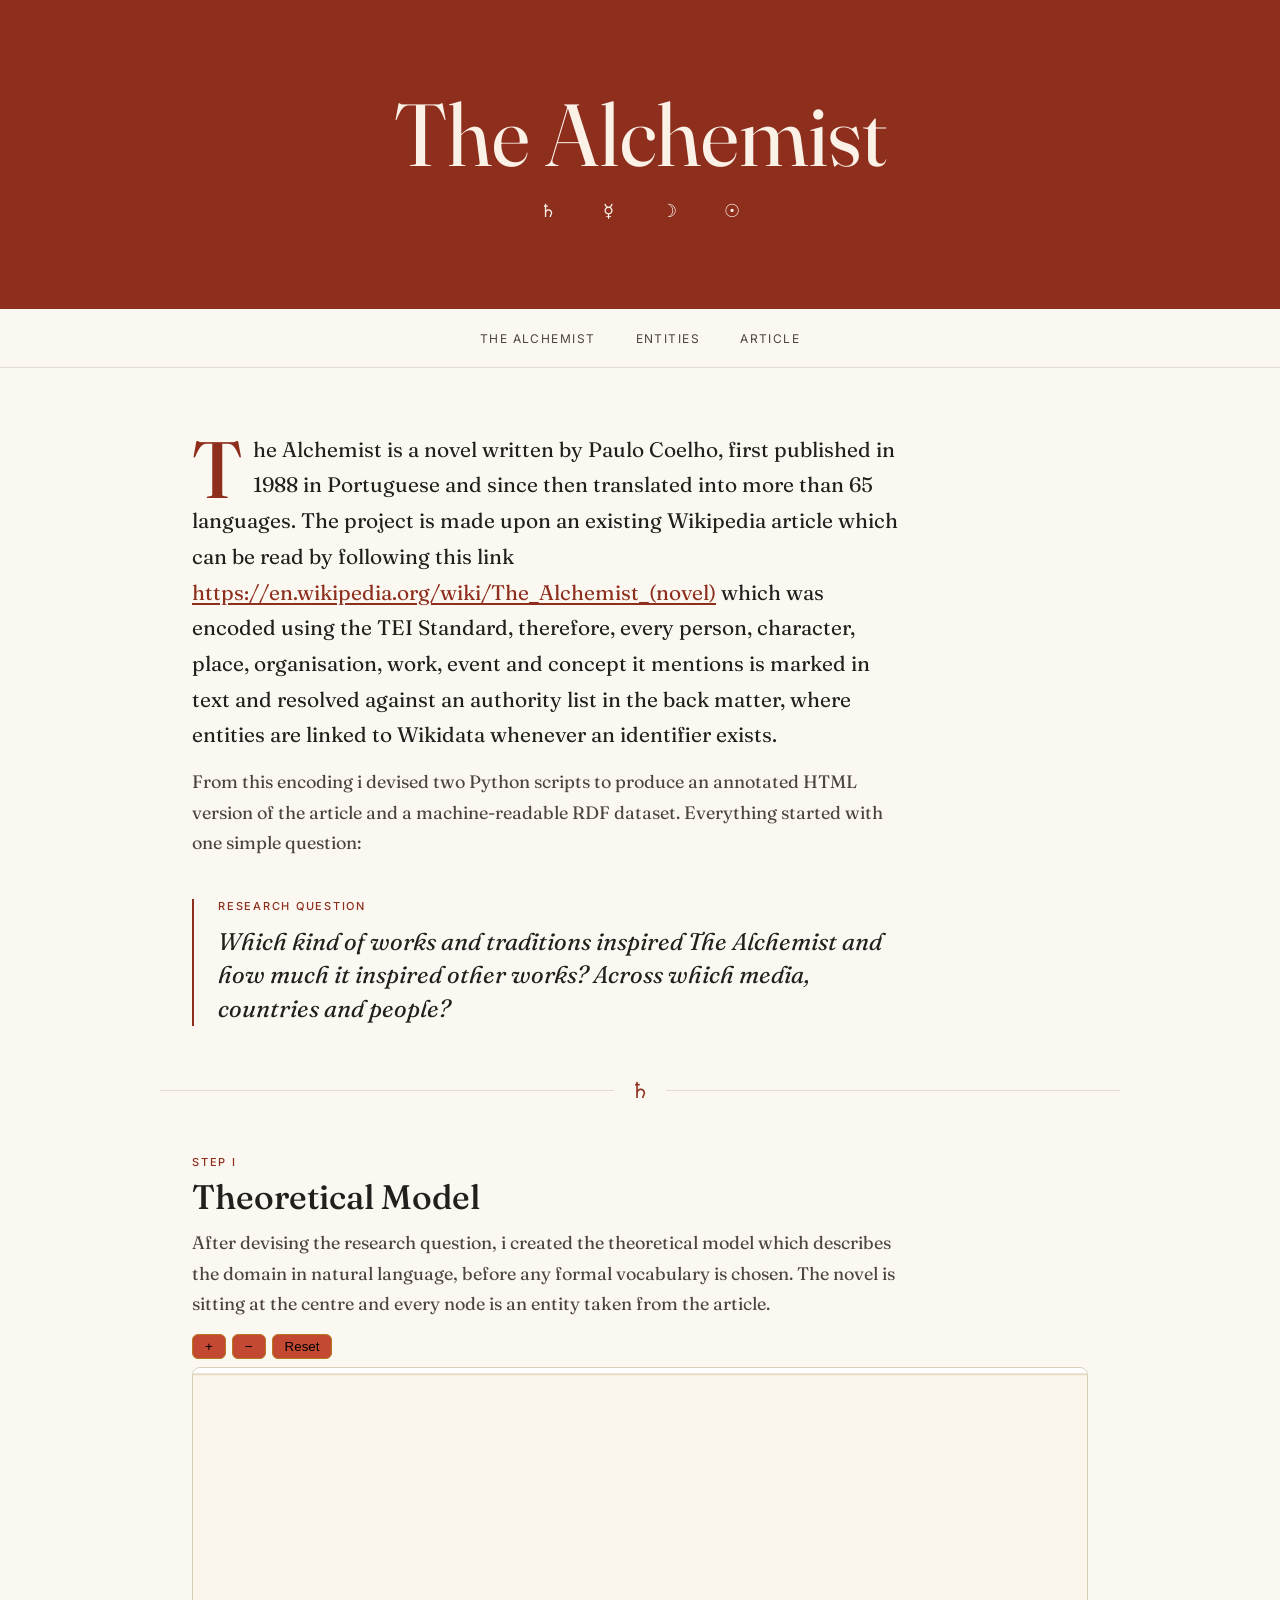
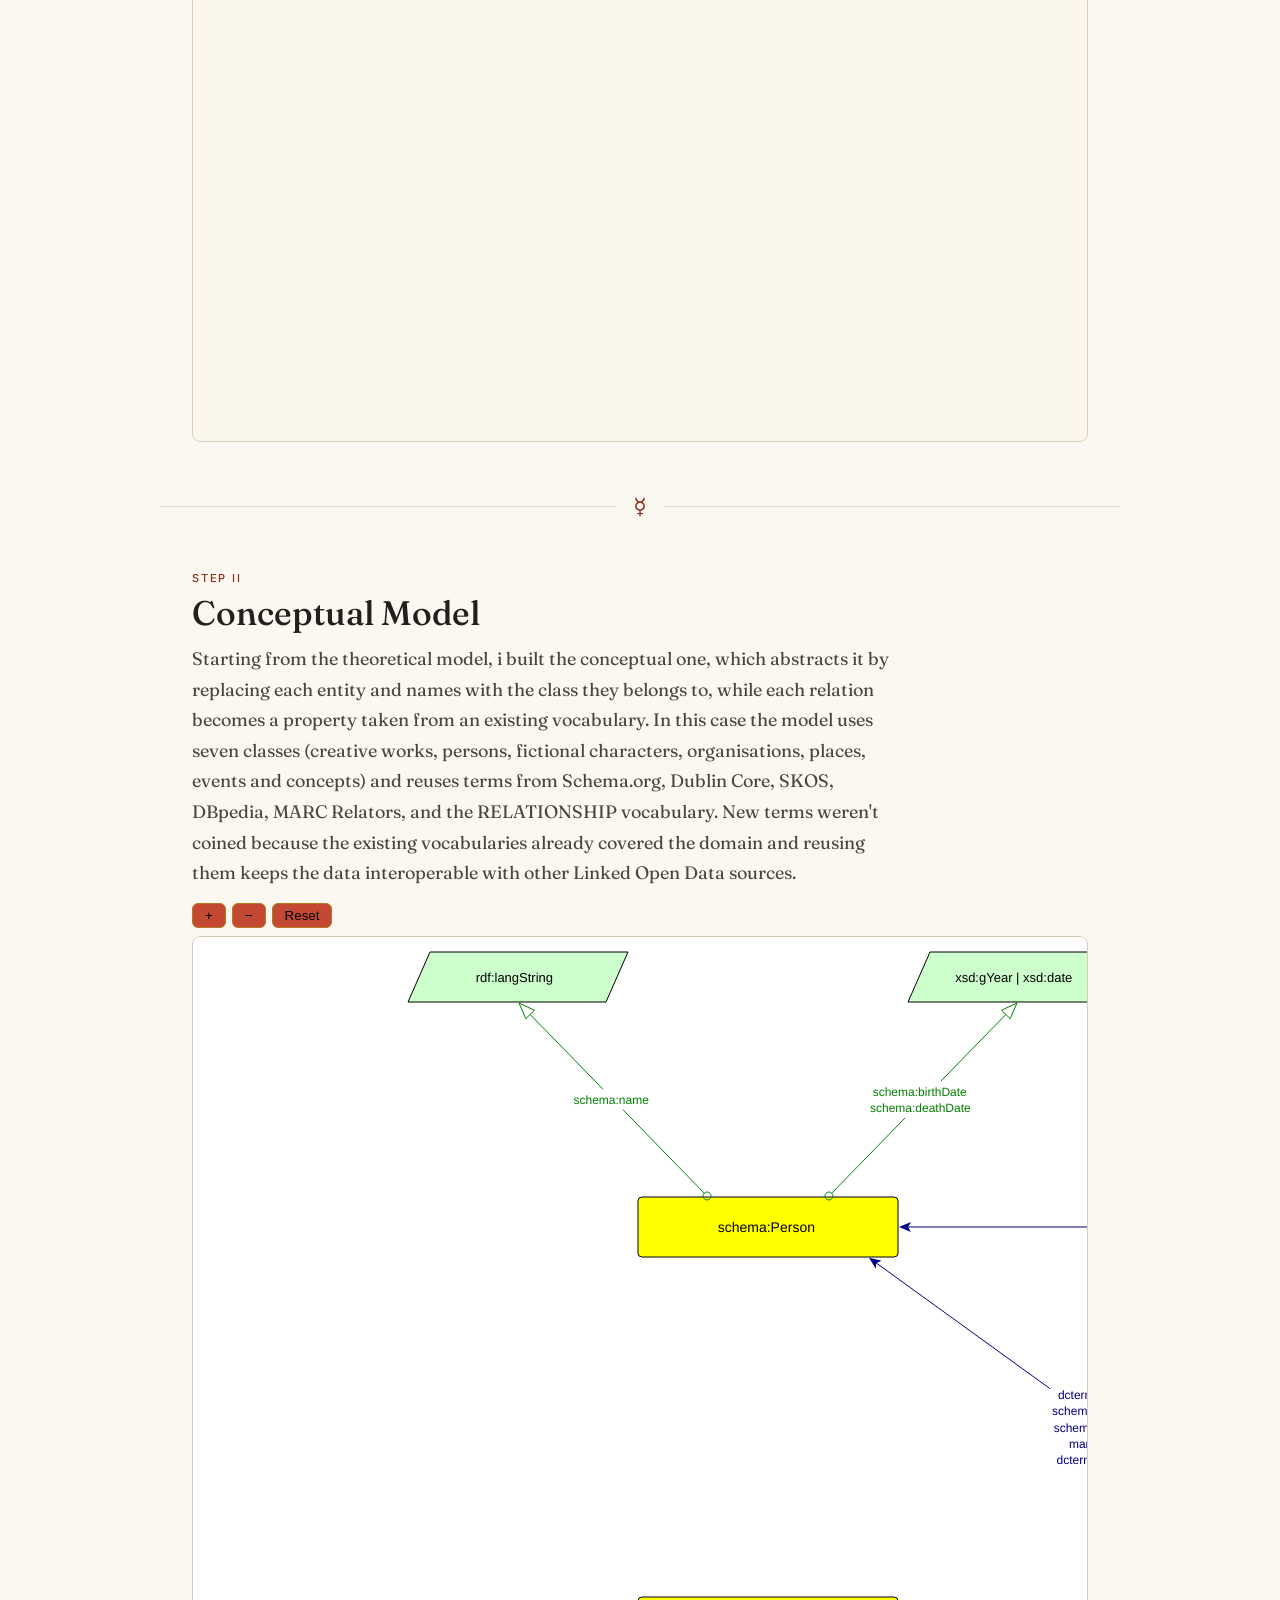
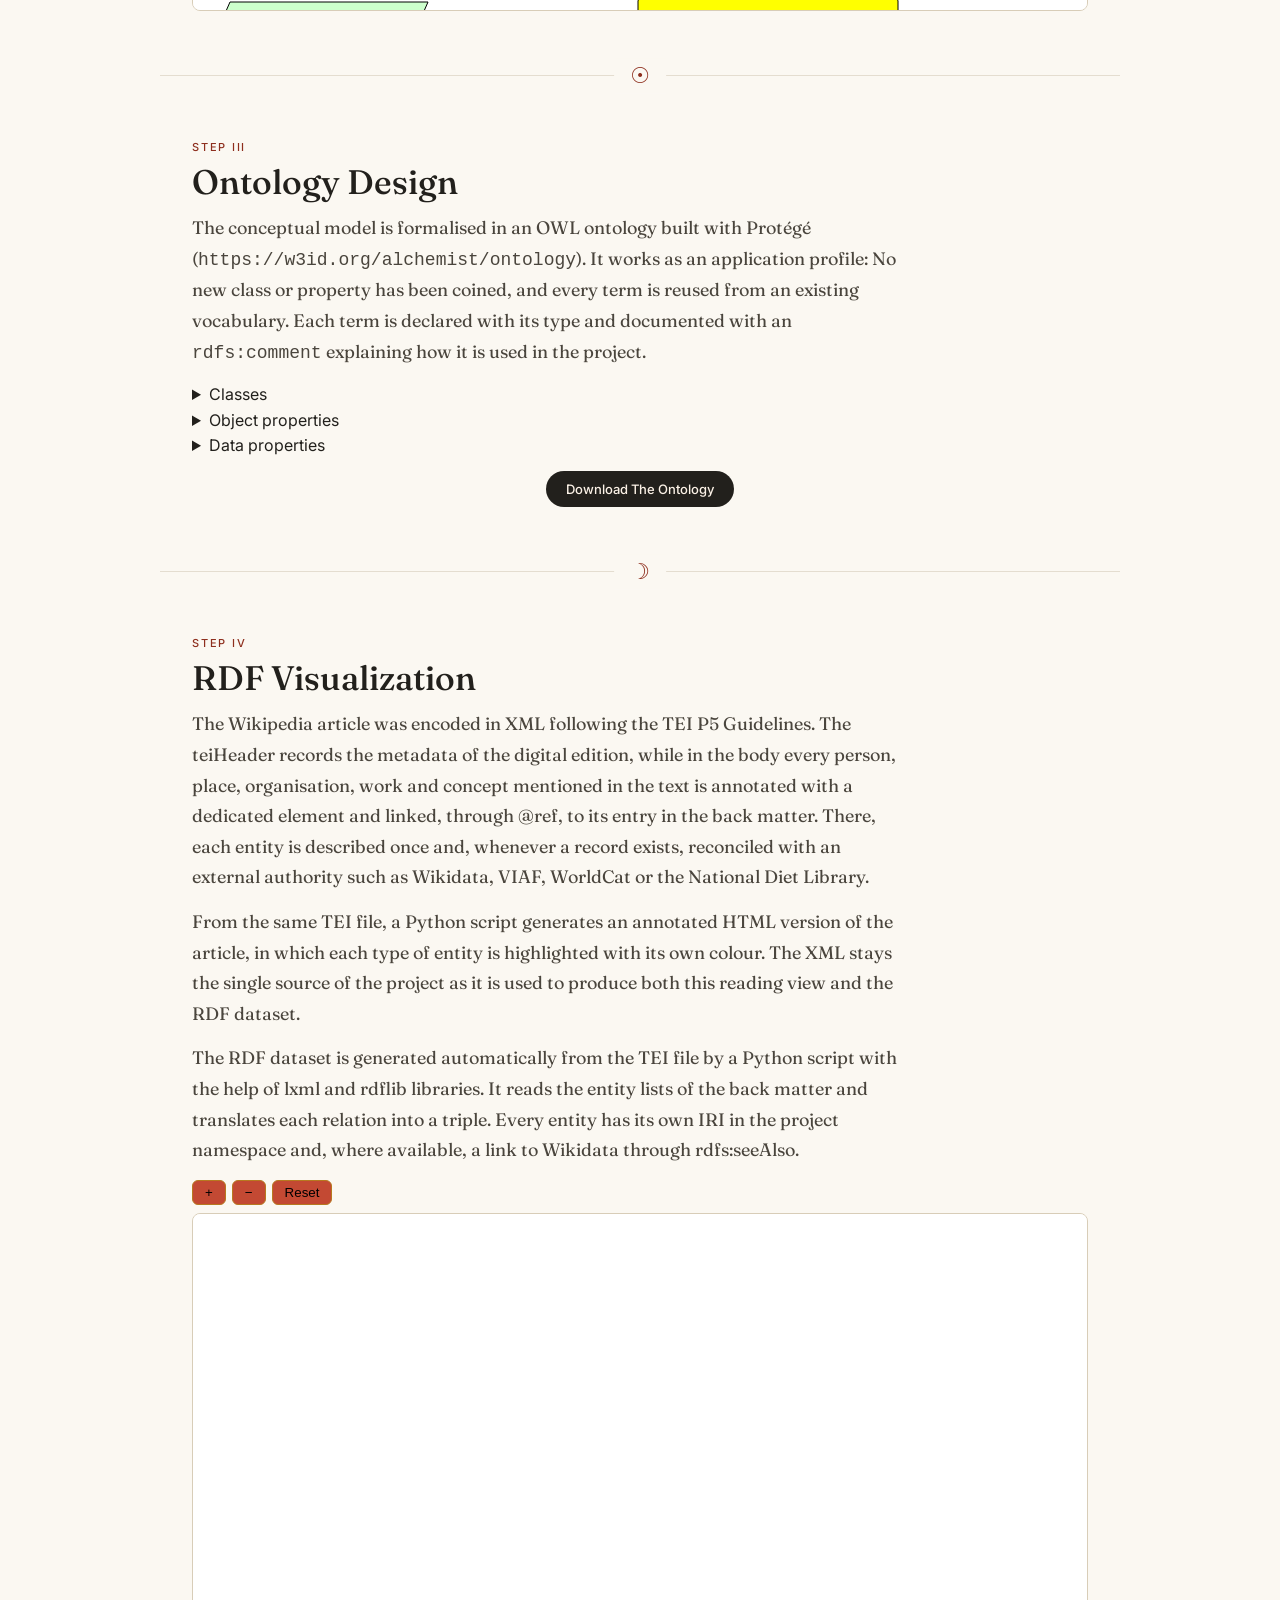
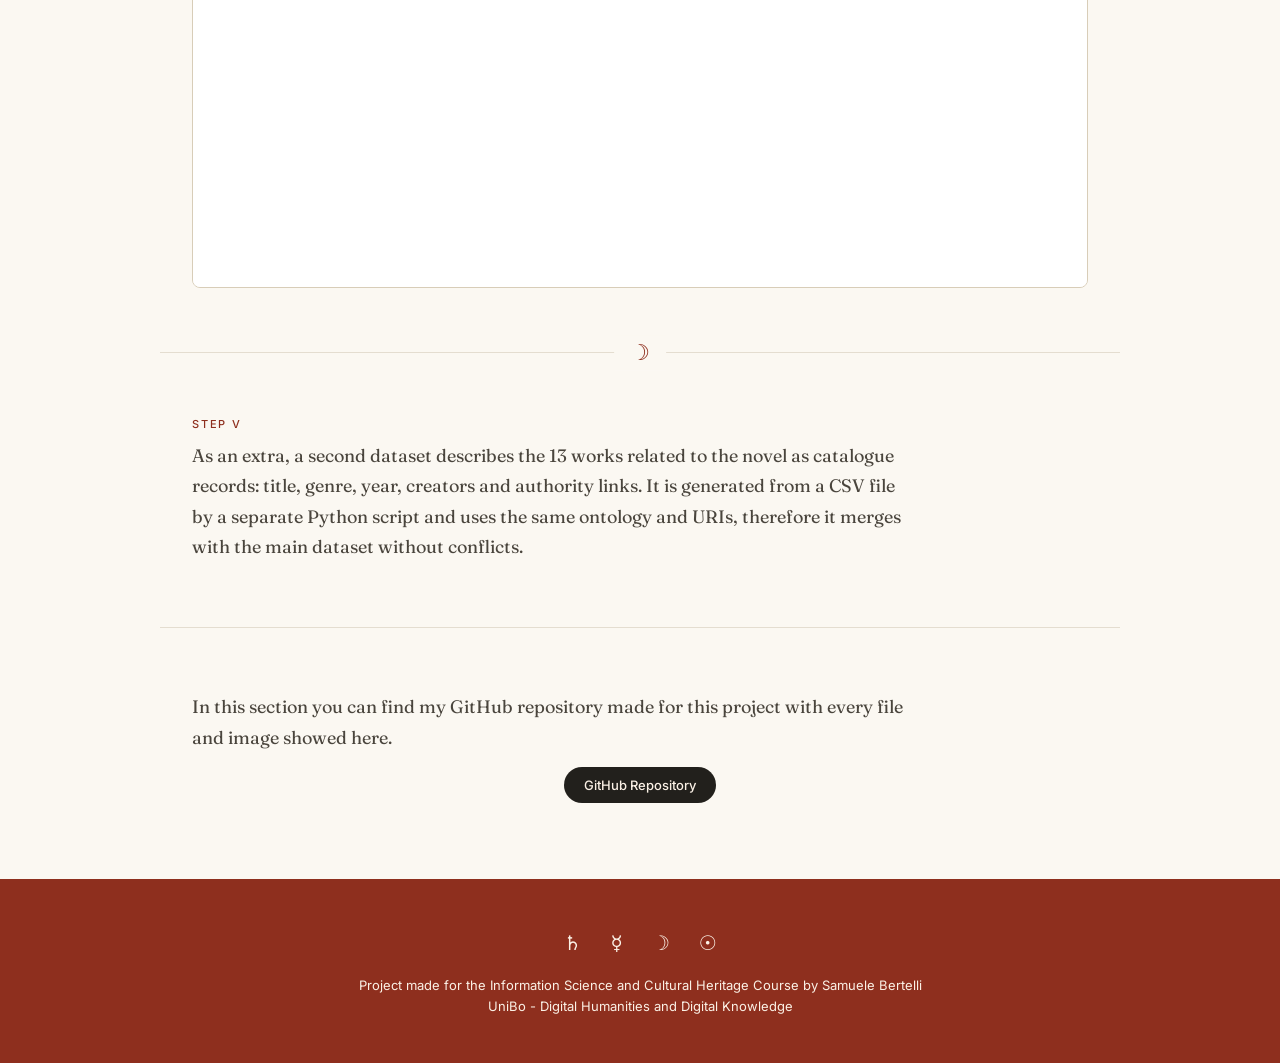
<file: index.html>
<!DOCTYPE HTML>
<html lang="en">

<head>
    <meta charset="UTF-8">
    <meta name="viewport" content="width=device-width, initial-scale=1.0">

    <title>The Alchemist</title>

    <link rel="stylesheet" href="Style/stylemain.css">

    <link rel="preconnect" href="https://fonts.googleapis.com">
    <link rel="preconnect" href="https://fonts.gstatic.com" crossorigin>
    <link rel="stylesheet"
        href="https://fonts.googleapis.com/css2?family=Fraunces:ital,opsz,wght@0,9..144,400;0,9..144,500;1,9..144,400&family=Inter:wght@400;500&display=swap">
</head>

<body>

    <h1>
        The Alchemist
    </h1>

    <nav>
        <ul>
            <li class="breadcrumb"><a href="index.html">The Alchemist</a></li>
            <li class="breadcrumb"><a href="Pages/Entities.html">Entities</a></li>
            <li class="breadcrumb"><a href="Pages/Article.html">Article</a></li>
        </ul>
    </nav>

    <div id="introduction">
        <p>
            The Alchemist is a novel written by Paulo Coelho, first published in 1988 in Portuguese
            and since then translated into more than 65 languages.

            The project is made upon an existing Wikipedia article which can be read
            by following this link <a
                href="https://en.wikipedia.org/wiki/The_Alchemist_(novel)">https://en.wikipedia.org/wiki/The_Alchemist_(novel)</a>
            which was encoded using the TEI Standard, therefore, every person, character, place, organisation, work,
            event and
            concept it mentions is marked in text and resolved against an authority list in the back matter,
            where entities are linked to Wikidata whenever an identifier exists.
        </p>
        <p>
            From this encoding i devised two Python scripts to produce an annotated HTML version
            of the article and a machine-readable RDF dataset. Everything started with one simple
            question:
        </p>
    </div>

    <div id="research-question">
        <p class="kicker">Research Question</p>
        <p> Which kind of works and traditions inspired The Alchemist and
            how much it inspired other works? Across which media, countries and people?</p>
    </div>


    <div class="step" id="theoretical-model">
        <p class="kicker">Step I</p>
        <h2>Theoretical Model</h2>
        <p>
            After devising the research question, i created the theoretical model which
            describes the domain in natural language, before any formal vocabulary is chosen.
            The novel is sitting at the centre and every node is an entity taken from the
            article.
        </p>

        <div class="zoom-controls">
            <button class="zoom-in">+</button>
            <button class="zoom-out">−</button>
            <button class="zoom-reset">Reset</button>
        </div>

        <div class="graph-box">
            <img src="Theoretical Model/Theoretical_Model.svg" alt="Theoretical Model">
        </div>
    </div>

    <div class="reverse" id="conceptual-model">
        <p class="kicker">Step II</p>
        <h2>Conceptual Model</h2>
        <p>
            Starting from the theoretical model, i built the conceptual one, which abstracts it by
            replacing each entity and names with the class they belongs to, while each relation becomes
            a property taken from an existing vocabulary. In this case the model uses seven classes (creative works,
            persons, fictional characters, organisations, places, events and concepts) and reuses terms from
            Schema.org, Dublin Core, SKOS, DBpedia, MARC Relators, and the RELATIONSHIP vocabulary.

            New terms weren't coined because the existing vocabularies already covered the domain and reusing
            them keeps the data interoperable with other Linked Open Data sources.
        </p>

        <div class="zoom-controls">
            <button class="zoom-in">+</button>
            <button class="zoom-out">−</button>
            <button class="zoom-reset">Reset</button>
        </div>

        <div class="graph-box">
            <img src="Conceptual Model/Conceptual_Model.svg"  alt="Conceptual Model" />
        </div>
    </div>

    <div class="step" id="ontology">
        <p class="kicker">Step III</p>
        <h2>Ontology Design</h2>
        <p>
            The conceptual model is formalised in an OWL ontology built with Protégé
            (<code>https://w3id.org/alchemist/ontology</code>). It works as an application profile:
            No new class or property has been coined, and every term is reused from an existing
            vocabulary. Each term is declared with its type and documented with an
            <code>rdfs:comment</code> explaining how it is used in the project.
        </p>

        <details>
            <summary>Classes</summary>
            <table>
                <thead>
                    <tr>
                        <th>Term</th>
                        <th>Vocabulary</th>
                        <th>Use in the project</th>
                    </tr>
                </thead>
                <tbody>
                    <tr>
                        <td><code>schema:CreativeWork</code></td>
                        <td>Schema.org</td>
                        <td>The novel, its adaptations and derivative works, its narrative sources and the cited texts.
                        </td>
                    </tr>
                    <tr>
                        <td><code>schema:Person</code></td>
                        <td>Schema.org</td>
                        <td>Real people: the author, adapters, illustrators, composers, producers and the other figures
                            connected to the novel.</td>
                    </tr>
                    <tr>
                        <td><code>dbo:FictionalCharacter</code></td>
                        <td>DBpedia Ontology</td>
                        <td>Characters of the novel, kept distinct from real persons.</td>
                    </tr>
                    <tr>
                        <td><code>schema:Organization</code></td>
                        <td>Schema.org</td>
                        <td>Publishers, imprints, production companies and groups involved in the novel's publication
                            and adaptations.</td>
                    </tr>
                    <tr>
                        <td><code>schema:Place</code></td>
                        <td>Schema.org</td>
                        <td>Places where the story is set and where related events took place.</td>
                    </tr>
                    <tr>
                        <td><code>schema:Event</code></td>
                        <td>Schema.org</td>
                        <td>Dated events in the history of the novel: publications, releases, productions and
                            acquisitions of rights.</td>
                    </tr>
                    <tr>
                        <td><code>skos:Concept</code></td>
                        <td>SKOS</td>
                        <td>Key themes of the novel (Personal Legend, Soul of the World).</td>
                    </tr>
                </tbody>
            </table>
        </details>

        <details>
            <summary>Object properties</summary>
            <table>
                <thead>
                    <tr>
                        <th>Term</th>
                        <th>Vocabulary</th>
                        <th>Use in the project</th>
                    </tr>
                </thead>
                <tbody>
                    <tr>
                        <td><code>dcterms:creator</code></td>
                        <td>Dublin Core Terms</td>
                        <td>Links a work to the person who created it.</td>
                    </tr>
                    <tr>
                        <td><code>dcterms:publisher</code></td>
                        <td>Dublin Core Terms</td>
                        <td>Links a work to the organisation that published it.</td>
                    </tr>
                    <tr>
                        <td><code>dcterms:rightsHolder</code></td>
                        <td>Dublin Core Terms</td>
                        <td>Links the novel to the companies that held its film rights.</td>
                    </tr>
                    <tr>
                        <td><code>dcterms:subject</code></td>
                        <td>Dublin Core Terms</td>
                        <td>Links the novel to its main themes.</td>
                    </tr>
                    <tr>
                        <td><code>dcterms:isVersionOf</code></td>
                        <td>Dublin Core Terms</td>
                        <td>Links an adaptation to the work it adapts.</td>
                    </tr>
                    <tr>
                        <td><code>dcterms:relation</code></td>
                        <td>Dublin Core Terms</td>
                        <td>Generic link between the ATU 1645 tale type and Rumi, author of its earliest known version.
                        </td>
                    </tr>
                    <tr>
                        <td><code>dcterms:language</code></td>
                        <td>Dublin Core Terms</td>
                        <td>Language of a work. Declared but not used in the current data.</td>
                    </tr>
                    <tr>
                        <td><code>marcrel:adp</code></td>
                        <td>MARC Relators</td>
                        <td>Links an adaptation to the person who adapted the work.</td>
                    </tr>
                    <tr>
                        <td><code>schema:illustrator</code></td>
                        <td>Schema.org</td>
                        <td>Links a work to its illustrator.</td>
                    </tr>
                    <tr>
                        <td><code>schema:producer</code></td>
                        <td>Schema.org</td>
                        <td>Links a work to the person or organisation that produced it.</td>
                    </tr>
                    <tr>
                        <td><code>schema:isBasedOn</code></td>
                        <td>Schema.org</td>
                        <td>Links a work to a source of inspiration that is not a direct adaptation.</td>
                    </tr>
                    <tr>
                        <td><code>schema:character</code></td>
                        <td>Schema.org</td>
                        <td>Links the novel to its characters.</td>
                    </tr>
                    <tr>
                        <td><code>schema:contentLocation</code></td>
                        <td>Schema.org</td>
                        <td>Links the novel to the places where the story is set.</td>
                    </tr>
                    <tr>
                        <td><code>schema:about</code></td>
                        <td>Schema.org</td>
                        <td>Links an event or a text to the work it concerns.</td>
                    </tr>
                    <tr>
                        <td><code>schema:location</code></td>
                        <td>Schema.org</td>
                        <td>Links an event to the place where it happened.</td>
                    </tr>
                    <tr>
                        <td><code>schema:performer</code></td>
                        <td>Schema.org</td>
                        <td>Links an event to the band that performed.</td>
                    </tr>
                    <tr>
                        <td><code>schema:parentOrganization</code></td>
                        <td>Schema.org</td>
                        <td>Links an imprint to its parent company.</td>
                    </tr>
                    <tr>
                        <td><code>schema:founder</code></td>
                        <td>Schema.org</td>
                        <td>Links a company to its founder.</td>
                    </tr>
                    <tr>
                        <td><code>schema:homeLocation</code></td>
                        <td>Schema.org</td>
                        <td>Links a character to his home place.</td>
                    </tr>
                    <tr>
                        <td><code>rel:mentorOf</code></td>
                        <td>RELATIONSHIP</td>
                        <td>Links a character to the character he guides.</td>
                    </tr>
                    <tr>
                        <td><code>rel:engagedTo</code></td>
                        <td>RELATIONSHIP</td>
                        <td>Links Santiago and Fatima, who promise to marry.</td>
                    </tr>
                    <tr>
                        <td><code>rdfs:seeAlso</code></td>
                        <td>RDF Schema</td>
                        <td>Links an entity to its record in an external authority (Wikidata, VIAF).</td>
                    </tr>
                </tbody>
            </table>
        </details>

        <details>
            <summary>Data properties</summary>
            <table>
                <thead>
                    <tr>
                        <th>Term</th>
                        <th>Vocabulary</th>
                        <th>Datatype</th>
                        <th>Use in the project</th>
                    </tr>
                </thead>
                <tbody>
                    <tr>
                        <td><code>schema:name</code></td>
                        <td>Schema.org</td>
                        <td><code>rdf:langString</code></td>
                        <td>Name or title of an entity.</td>
                    </tr>
                    <tr>
                        <td><code>skos:prefLabel</code></td>
                        <td>SKOS</td>
                        <td><code>rdf:langString</code></td>
                        <td>Preferred label of a concept.</td>
                    </tr>
                    <tr>
                        <td><code>schema:genre</code></td>
                        <td>Schema.org</td>
                        <td><code>rdf:langString</code></td>
                        <td>Genre or medium of a work (novel, manga, film…).</td>
                    </tr>
                    <tr>
                        <td><code>schema:birthDate</code></td>
                        <td>Schema.org</td>
                        <td><code>xsd:gYear</code> / <code>xsd:date</code></td>
                        <td>Year or date of birth of a person.</td>
                    </tr>
                    <tr>
                        <td><code>schema:deathDate</code></td>
                        <td>Schema.org</td>
                        <td><code>xsd:gYear</code></td>
                        <td>Year of death of a person.</td>
                    </tr>
                    <tr>
                        <td><code>schema:datePublished</code></td>
                        <td>Schema.org</td>
                        <td><code>xsd:gYear</code></td>
                        <td>Year of publication or release of a work.</td>
                    </tr>
                    <tr>
                        <td><code>schema:startDate</code></td>
                        <td>Schema.org</td>
                        <td><code>xsd:gYear</code></td>
                        <td>Year in which an event took place.</td>
                    </tr>
                    <tr>
                        <td><code>schema:endDate</code></td>
                        <td>Schema.org</td>
                        <td><code>xsd:gYear</code></td>
                        <td>End of an event. Declared but not used in the current data.</td>
                    </tr>
                </tbody>
            </table>
        </details>

        <a class="download" href="Conceptual Model/alchemist_ontology.ttl" download="alchemist_ontology.ttl">Download The Ontology</a>
    </div>


    <div id="RDF-Vis">
        <p class="kicker">Step IV</p>
        <h2>RDF Visualization</h2>

        <p>
            The Wikipedia article was encoded in XML following the TEI P5 Guidelines. The teiHeader
            records the metadata of the digital edition, while in the body every person, place,
            organisation, work and concept mentioned in the text is annotated with a dedicated element
            and linked, through @ref, to its entry in the back matter. There, each entity is described
            once and, whenever a record exists, reconciled with an external authority such as Wikidata,
            VIAF, WorldCat or the National Diet Library.
        </p>
        <p>
            From the same TEI file, a Python script generates an annotated HTML version
            of the article, in which each type of entity is highlighted with its own colour. The XML
            stays the single source of the project as it is used to produce both this reading view and the
            RDF dataset.
        </p>

        <p>
            The RDF dataset is generated automatically from the TEI file by a Python script with the
            help of lxml and rdflib libraries. It reads the entity lists of the back matter and translates
            each relation into a triple.

            Every entity has its own IRI in the project namespace and, where available, a link to Wikidata
            through rdfs:seeAlso.

        </p>

        <div class="zoom-controls">
            <button class="zoom-in">+</button>
            <button class="zoom-out">−</button>
            <button class="zoom-reset">Reset</button>
        </div>

        <div class="graph-box">
            <img src="File Conversion/File visualization/alchemist-data.svg" alt="RDF Visualization" />
        </div>
    </div>

     <div id="RDF-Vis">
        <p class="kicker">Step V</p>
        <p>
            As an extra, a second dataset describes the 13 works related to the novel as
            catalogue records: title, genre, year, creators and authority links. It is generated from a
            CSV file by a separate Python script and uses the same ontology and URIs, therefore it merges with
            the main dataset without conflicts.
        </p>
    </div>

    <div id="project-files">
        <p> In this section you can find my GitHub repository made for this project with every file
            and image showed here.
        </p>
        <a href="https://github.com/FaultyLogic23/The_Alchemist">GitHub Repository</a>
    </div>

    <footer>
        <p>Project made for the Information Science and Cultural Heritage Course by Samuele Bertelli</p>
        <p>UniBo - Digital Humanities and Digital Knowledge</p>
    </footer>
    <script src="Site JS/drag.js"></script>
</body>

</html>
</file>
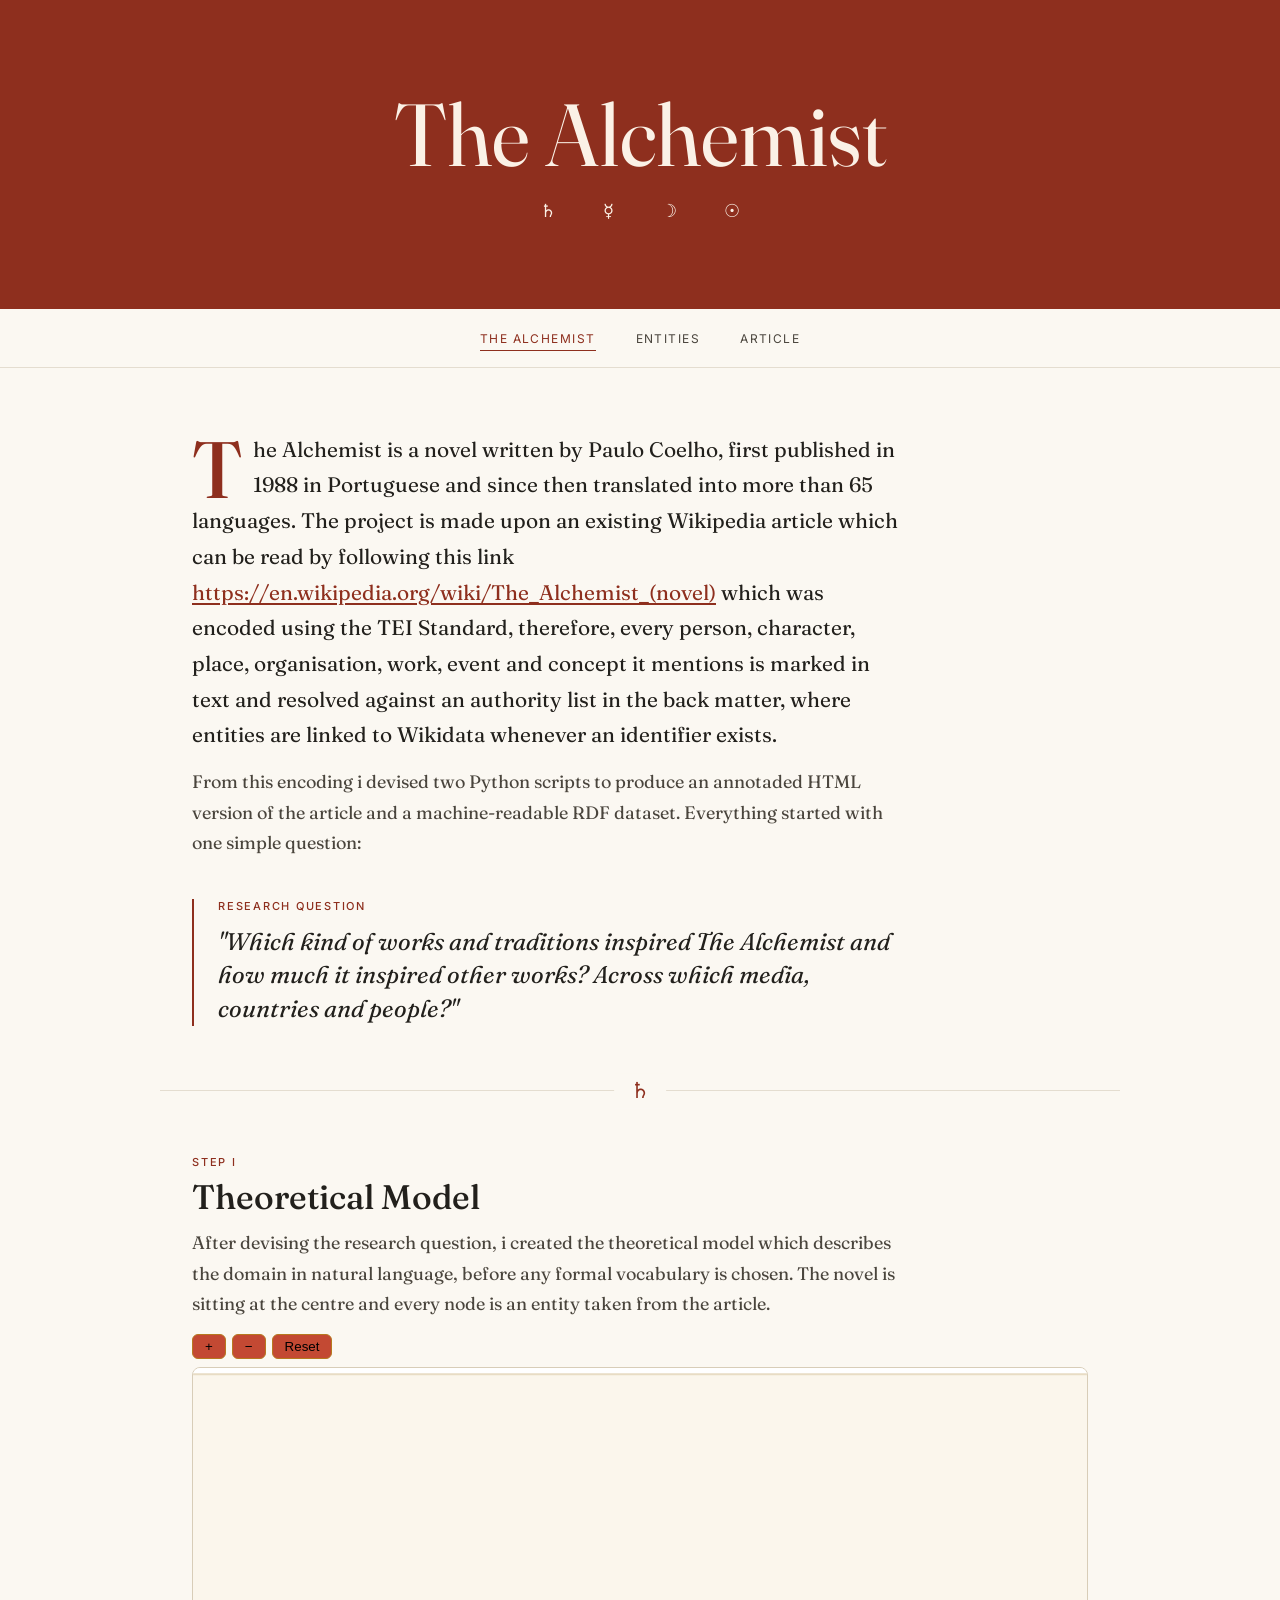
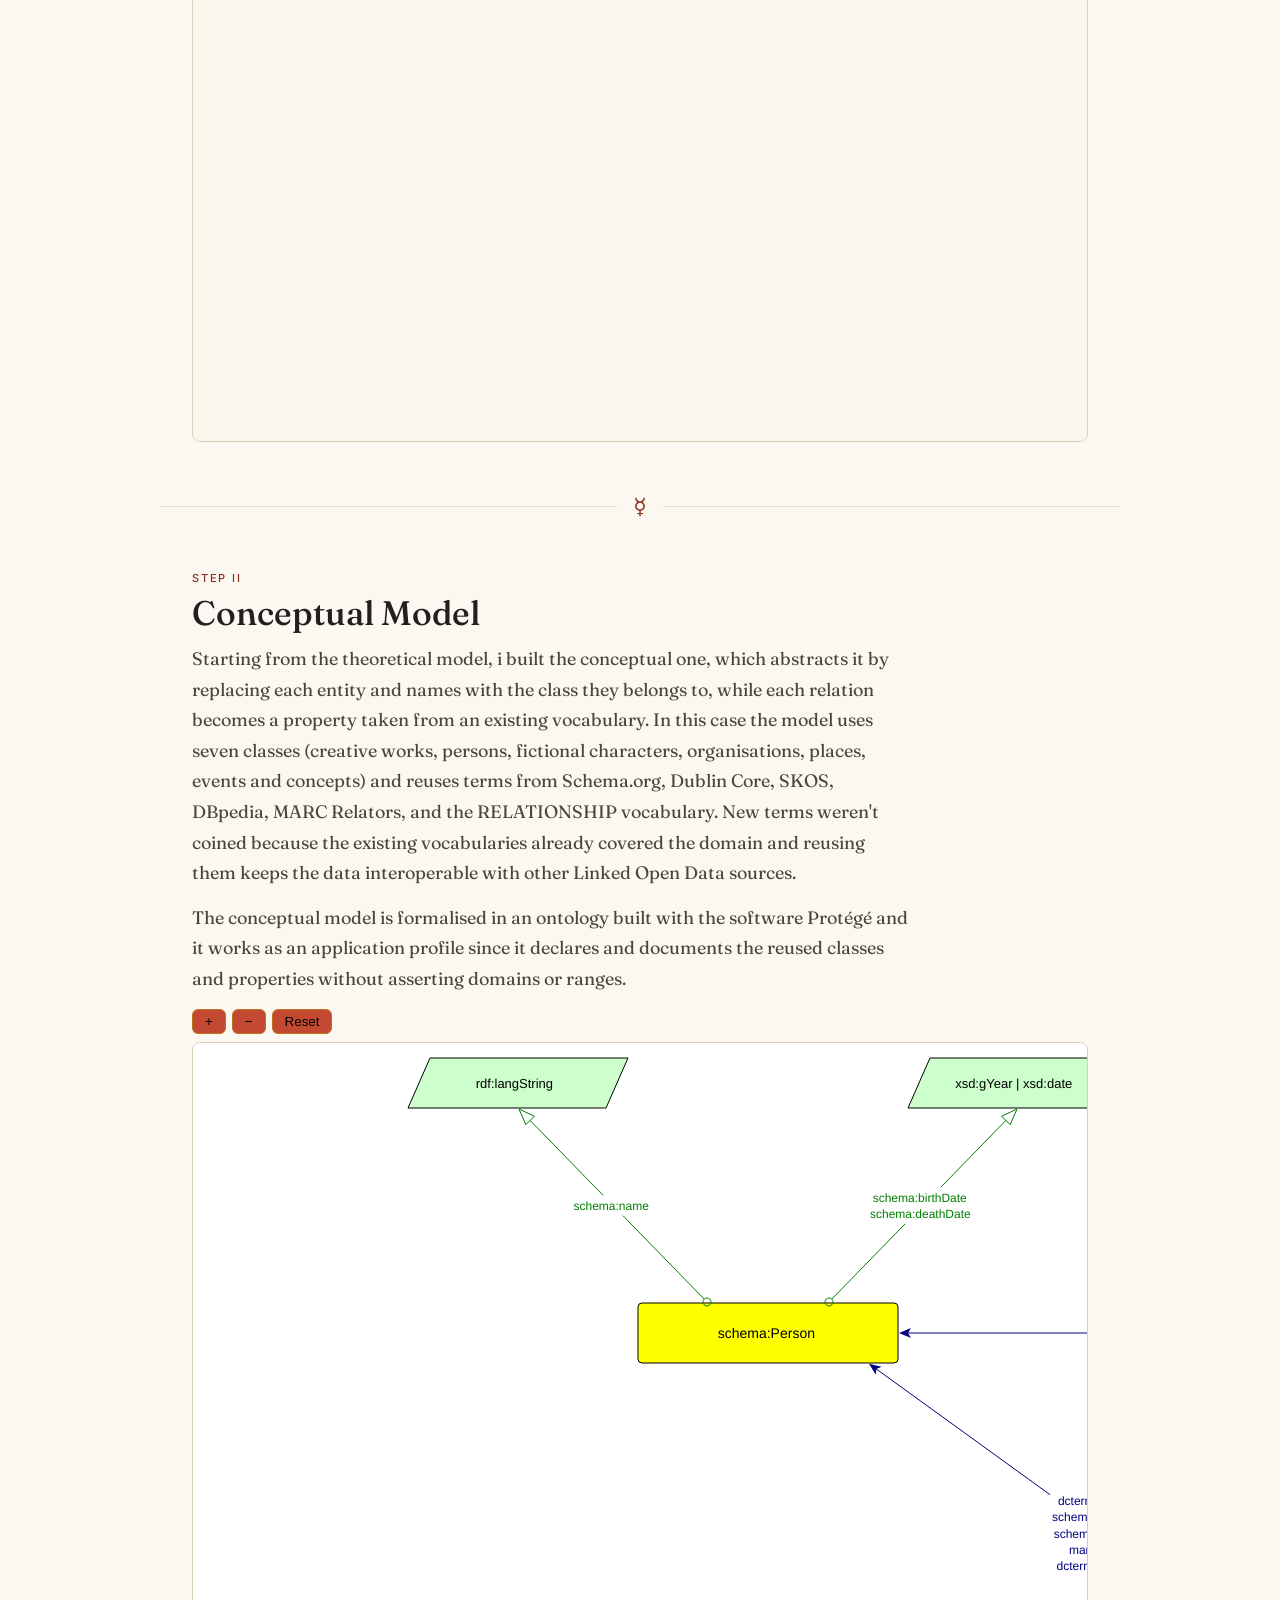
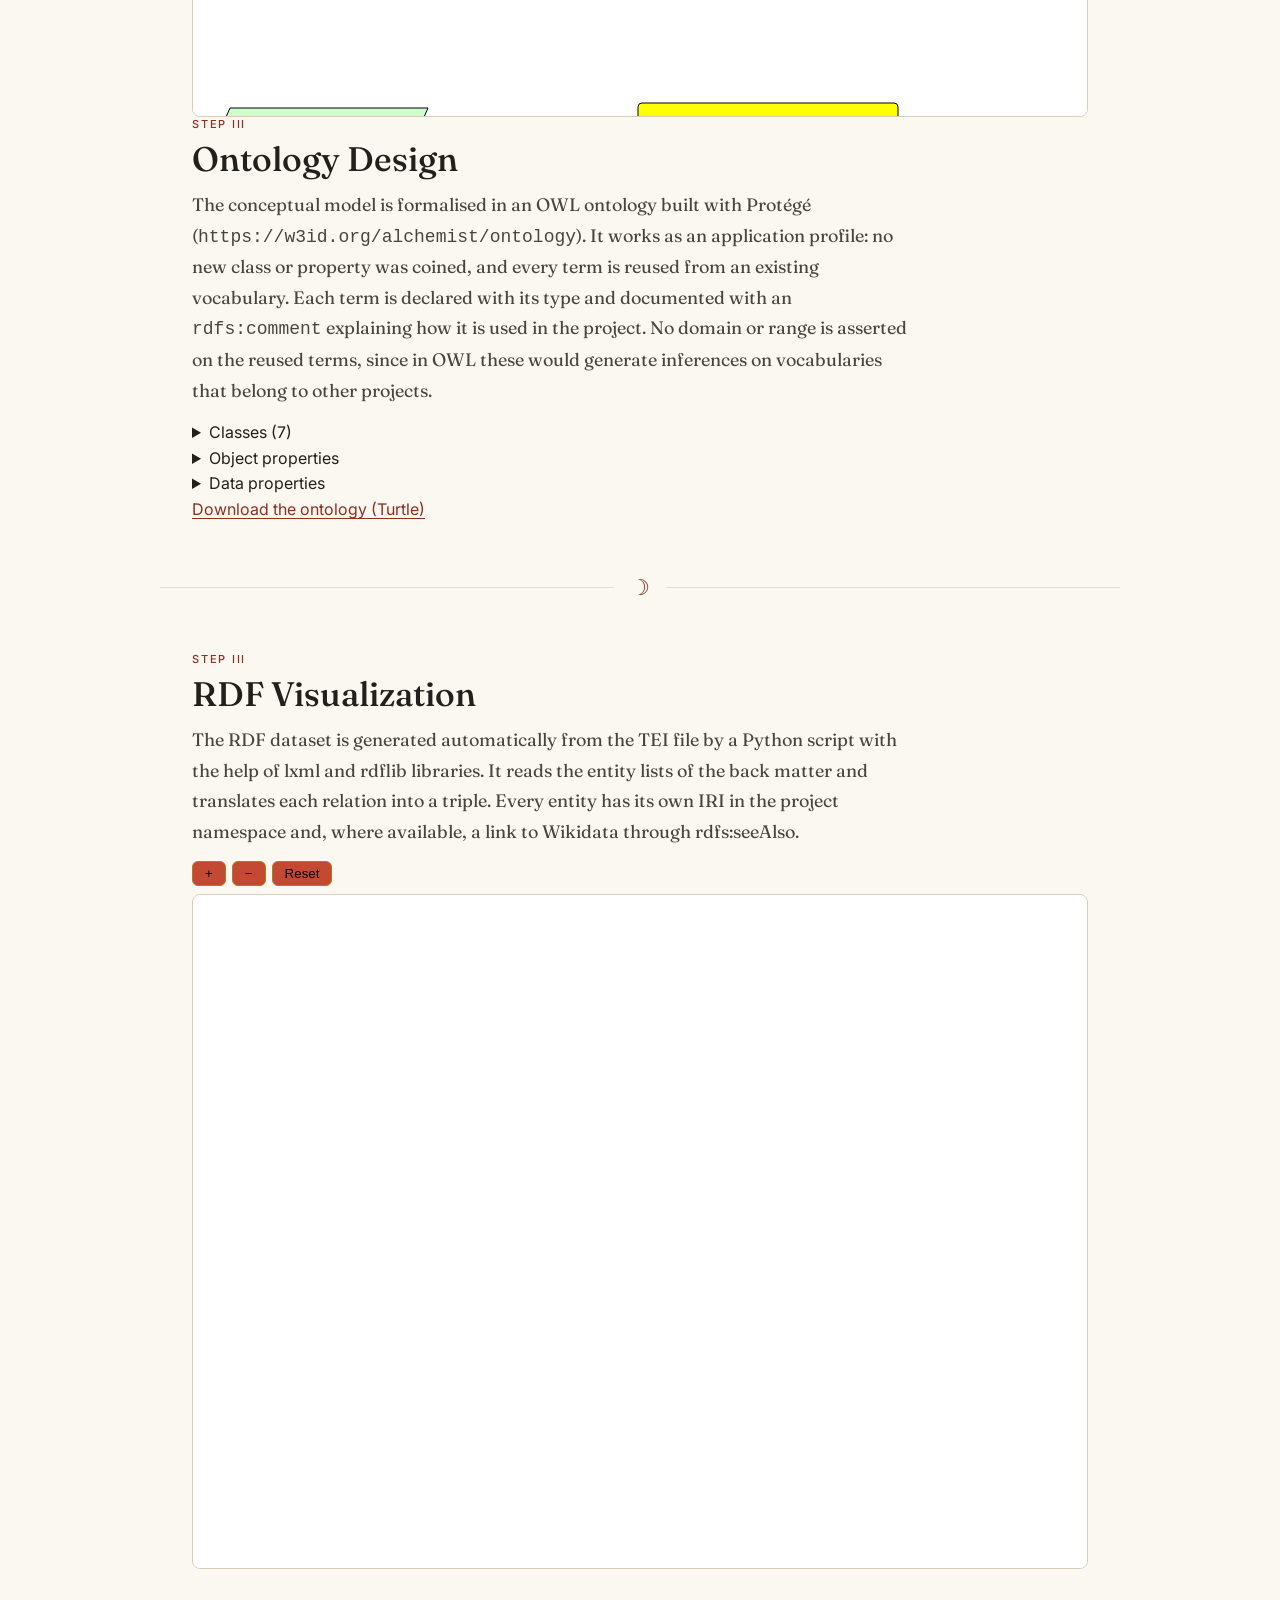
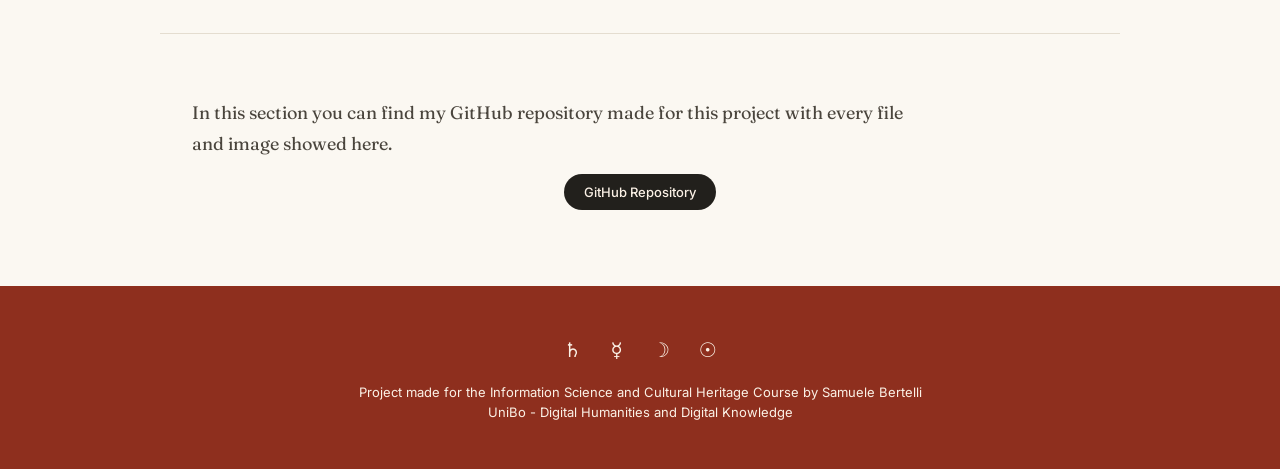
<file: The_Alchemist.html>
<!DOCTYPE HTML>
<html lang="en">

<head>
    <meta charset="UTF-8">
    <meta name="viewport" content="width=device-width, initial-scale=1.0">

    <title>The Alchemist</title>

    <link rel="stylesheet" href="/Style/stylemain.css">

    <link rel="preconnect" href="https://fonts.googleapis.com">
    <link rel="preconnect" href="https://fonts.gstatic.com" crossorigin>
    <link rel="stylesheet"
        href="https://fonts.googleapis.com/css2?family=Fraunces:ital,opsz,wght@0,9..144,400;0,9..144,500;1,9..144,400&family=Inter:wght@400;500&display=swap">
</head>

<body>

    <h1>
        The Alchemist
    </h1>

    <nav>
        <ul>
            <li class="breadcrumb"><a href="The_Alchemist.html">The Alchemist</a></li>
            <li class="breadcrumb"><a href="/Pages/Entities.html">Entities</a></li>
            <li class="breadcrumb"><a href="/Pages/Article.html">Article</a></li>
        </ul>
    </nav>

    <div id="introduction">
        <p>
            The Alchemist is a novel written by Paulo Coelho, first published in 1988 in Portuguese
            and since then translated into more than 65 languages.

            The project is made upon an existing Wikipedia article which can be read
            by following this link <a
                href="https://en.wikipedia.org/wiki/The_Alchemist_(novel)">https://en.wikipedia.org/wiki/The_Alchemist_(novel)</a>
            which was encoded using the TEI Standard, therefore, every person, character, place, organisation, work,
            event and
            concept it mentions is marked in text and resolved against an authority list in the back matter,
            where entities are linked to Wikidata whenever an identifier exists.
        </p>
        <p>
            From this encoding i devised two Python scripts to produce an annotaded HTML version
            of the article and a machine-readable RDF dataset. Everything started with one simple
            question:
        </p>
    </div>

    <div id="research-question">
        <p class="kicker">Research Question</p>
        <p>"Which kind of works and traditions inspired The Alchemist and
            how much it inspired other works? Across which media, countries and people?"</p>
    </div>


    <div class="step" id="theoretical-model">
        <p class="kicker">Step I</p>
        <h2>Theoretical Model</h2>
        <p>
            After devising the research question, i created the theoretical model which
            describes the domain in natural language, before any formal vocabulary is chosen.
            The novel is sitting at the centre and every node is an entity taken from the
            article.
        </p>

        <div class="zoom-controls">
            <button class="zoom-in">+</button>
            <button class="zoom-out">−</button>
            <button class="zoom-reset">Reset</button>
        </div>

        <div class="graph-box">
            <img src="/Theoretical Model/Theoretical_Model.svg" alt="Theoretical Model">
        </div>
    </div>

    <div class="reverse" id="conceptual-model">
        <p class="kicker">Step II</p>
        <h2>Conceptual Model</h2>
        <p>
            Starting from the theoretical model, i built the conceptual one, which abstracts it by
            replacing each entity and names with the class they belongs to, while each relation becomes
            a property taken from an existing vocabulary. In this case the model uses seven classes (creative works,
            persons, fictional characters, organisations, places, events and concepts) and reuses terms from
            Schema.org, Dublin Core, SKOS, DBpedia, MARC Relators, and the RELATIONSHIP vocabulary.

            New terms weren't coined because the existing vocabularies already covered the domain and reusing
            them keeps the data interoperable with other Linked Open Data sources.
        </p>

        <p>
            The conceptual model is formalised in an ontology built with the software Protégé and
            it works as an application profile since it declares and documents the reused classes
            and properties without asserting domains or ranges.

        </p>

        <div class="zoom-controls">
            <button class="zoom-in">+</button>
            <button class="zoom-out">−</button>
            <button class="zoom-reset">Reset</button>
        </div>

        <div class="graph-box">
            <img src="/Conceptual Model/Conceptual_Model.svg" type="image/svg+xml" alt="Conceptual Model" />
        </div>
    </div>

    <div class="step" id="ontology-design">
        <p class="kicker">Step III</p>
        <h2>Ontology Design</h2>
        <p>
            The conceptual model is formalised in an OWL ontology built with Protégé
            (<code>https://w3id.org/alchemist/ontology</code>). It works as an application profile:
            no new class or property was coined, and every term is reused from an existing
            vocabulary. Each term is declared with its type and documented with an
            <code>rdfs:comment</code> explaining how it is used in the project. No domain or range
            is asserted on the reused terms, since in OWL these would generate inferences on
            vocabularies that belong to other projects.
        </p>

        <details>
            <summary>Classes (7)</summary>
            <table>
                <thead>
                    <tr>
                        <th>Term</th>
                        <th>Vocabulary</th>
                        <th>Use in the project</th>
                    </tr>
                </thead>
                <tbody>
                    <tr>
                        <td><code>schema:CreativeWork</code></td>
                        <td>Schema.org</td>
                        <td>The novel, its adaptations and derivative works, its narrative sources and the cited texts.
                        </td>
                    </tr>
                    <tr>
                        <td><code>schema:Person</code></td>
                        <td>Schema.org</td>
                        <td>Real people: the author, adapters, illustrators, composers, producers and the other figures
                            connected to the novel.</td>
                    </tr>
                    <tr>
                        <td><code>dbo:FictionalCharacter</code></td>
                        <td>DBpedia Ontology</td>
                        <td>Characters of the novel, kept distinct from real persons.</td>
                    </tr>
                    <tr>
                        <td><code>schema:Organization</code></td>
                        <td>Schema.org</td>
                        <td>Publishers, imprints, production companies and groups involved in the novel's publication
                            and adaptations.</td>
                    </tr>
                    <tr>
                        <td><code>schema:Place</code></td>
                        <td>Schema.org</td>
                        <td>Places where the story is set and where related events took place.</td>
                    </tr>
                    <tr>
                        <td><code>schema:Event</code></td>
                        <td>Schema.org</td>
                        <td>Dated events in the history of the novel: publications, releases, productions and
                            acquisitions of rights.</td>
                    </tr>
                    <tr>
                        <td><code>skos:Concept</code></td>
                        <td>SKOS</td>
                        <td>Key themes of the novel (Personal Legend, Soul of the World).</td>
                    </tr>
                </tbody>
            </table>
        </details>

        <details>
            <summary>Object properties</summary>
            <table>
                <thead>
                    <tr>
                        <th>Term</th>
                        <th>Vocabulary</th>
                        <th>Use in the project</th>
                    </tr>
                </thead>
                <tbody>
                    <tr>
                        <td><code>dcterms:creator</code></td>
                        <td>Dublin Core Terms</td>
                        <td>Links a work to the person who created it.</td>
                    </tr>
                    <tr>
                        <td><code>dcterms:publisher</code></td>
                        <td>Dublin Core Terms</td>
                        <td>Links a work to the organisation that published it.</td>
                    </tr>
                    <tr>
                        <td><code>dcterms:rightsHolder</code></td>
                        <td>Dublin Core Terms</td>
                        <td>Links the novel to the companies that held its film rights.</td>
                    </tr>
                    <tr>
                        <td><code>dcterms:subject</code></td>
                        <td>Dublin Core Terms</td>
                        <td>Links the novel to its main themes.</td>
                    </tr>
                    <tr>
                        <td><code>dcterms:isVersionOf</code></td>
                        <td>Dublin Core Terms</td>
                        <td>Links an adaptation to the work it adapts.</td>
                    </tr>
                    <tr>
                        <td><code>dcterms:relation</code></td>
                        <td>Dublin Core Terms</td>
                        <td>Generic link between the ATU 1645 tale type and Rumi, author of its earliest known version.
                        </td>
                    </tr>
                    <tr>
                        <td><code>dcterms:language</code></td>
                        <td>Dublin Core Terms</td>
                        <td>Language of a work. Declared but not used in the current data.</td>
                    </tr>
                    <tr>
                        <td><code>marcrel:adp</code></td>
                        <td>MARC Relators</td>
                        <td>Links an adaptation to the person who adapted the work.</td>
                    </tr>
                    <tr>
                        <td><code>schema:illustrator</code></td>
                        <td>Schema.org</td>
                        <td>Links a work to its illustrator.</td>
                    </tr>
                    <tr>
                        <td><code>schema:producer</code></td>
                        <td>Schema.org</td>
                        <td>Links a work to the person or organisation that produced it.</td>
                    </tr>
                    <tr>
                        <td><code>schema:isBasedOn</code></td>
                        <td>Schema.org</td>
                        <td>Links a work to a source of inspiration that is not a direct adaptation.</td>
                    </tr>
                    <tr>
                        <td><code>schema:character</code></td>
                        <td>Schema.org</td>
                        <td>Links the novel to its characters.</td>
                    </tr>
                    <tr>
                        <td><code>schema:contentLocation</code></td>
                        <td>Schema.org</td>
                        <td>Links the novel to the places where the story is set.</td>
                    </tr>
                    <tr>
                        <td><code>schema:about</code></td>
                        <td>Schema.org</td>
                        <td>Links an event or a text to the work it concerns.</td>
                    </tr>
                    <tr>
                        <td><code>schema:location</code></td>
                        <td>Schema.org</td>
                        <td>Links an event to the place where it happened.</td>
                    </tr>
                    <tr>
                        <td><code>schema:performer</code></td>
                        <td>Schema.org</td>
                        <td>Links an event to the band that performed.</td>
                    </tr>
                    <tr>
                        <td><code>schema:parentOrganization</code></td>
                        <td>Schema.org</td>
                        <td>Links an imprint to its parent company.</td>
                    </tr>
                    <tr>
                        <td><code>schema:founder</code></td>
                        <td>Schema.org</td>
                        <td>Links a company to its founder.</td>
                    </tr>
                    <tr>
                        <td><code>schema:homeLocation</code></td>
                        <td>Schema.org</td>
                        <td>Links a character to his home place.</td>
                    </tr>
                    <tr>
                        <td><code>rel:mentorOf</code></td>
                        <td>RELATIONSHIP</td>
                        <td>Links a character to the character he guides.</td>
                    </tr>
                    <tr>
                        <td><code>rel:engagedTo</code></td>
                        <td>RELATIONSHIP</td>
                        <td>Links Santiago and Fatima, who promise to marry.</td>
                    </tr>
                    <tr>
                        <td><code>rdfs:seeAlso</code></td>
                        <td>RDF Schema</td>
                        <td>Links an entity to its record in an external authority (Wikidata, VIAF).</td>
                    </tr>
                </tbody>
            </table>
        </details>

        <details>
            <summary>Data properties</summary>
            <table>
                <thead>
                    <tr>
                        <th>Term</th>
                        <th>Vocabulary</th>
                        <th>Datatype</th>
                        <th>Use in the project</th>
                    </tr>
                </thead>
                <tbody>
                    <tr>
                        <td><code>schema:name</code></td>
                        <td>Schema.org</td>
                        <td><code>rdf:langString</code></td>
                        <td>Name or title of an entity.</td>
                    </tr>
                    <tr>
                        <td><code>skos:prefLabel</code></td>
                        <td>SKOS</td>
                        <td><code>rdf:langString</code></td>
                        <td>Preferred label of a concept.</td>
                    </tr>
                    <tr>
                        <td><code>schema:genre</code></td>
                        <td>Schema.org</td>
                        <td><code>xsd:string</code></td>
                        <td>Genre or medium of a work (novel, manga, film…).</td>
                    </tr>
                    <tr>
                        <td><code>schema:birthDate</code></td>
                        <td>Schema.org</td>
                        <td><code>xsd:gYear</code> / <code>xsd:date</code></td>
                        <td>Year or date of birth of a person.</td>
                    </tr>
                    <tr>
                        <td><code>schema:deathDate</code></td>
                        <td>Schema.org</td>
                        <td><code>xsd:gYear</code></td>
                        <td>Year of death of a person.</td>
                    </tr>
                    <tr>
                        <td><code>schema:datePublished</code></td>
                        <td>Schema.org</td>
                        <td><code>xsd:gYear</code></td>
                        <td>Year of publication or release of a work.</td>
                    </tr>
                    <tr>
                        <td><code>schema:startDate</code></td>
                        <td>Schema.org</td>
                        <td><code>xsd:gYear</code></td>
                        <td>Year in which an event took place.</td>
                    </tr>
                    <tr>
                        <td><code>schema:endDate</code></td>
                        <td>Schema.org</td>
                        <td><code>xsd:gYear</code></td>
                        <td>End of an event. Declared but not used in the current data.</td>
                    </tr>
                </tbody>
            </table>
        </details>

        <a href="alchemist-ontology.ttl" download>Download the ontology (Turtle)</a>
    </div>


    <div id="RDF-Vis">
        <p class="kicker">Step III</p>
        <h2>RDF Visualization</h2>
        <p>
            The RDF dataset is generated automatically from the TEI file by a Python script with the
            help of lxml and rdflib libraries. It reads the entity lists of the back matter and translates
            each relation into a triple.

            Every entity has its own IRI in the project namespace and, where available, a link to Wikidata
            through rdfs:seeAlso.

        </p>

        <div class="zoom-controls">
            <button class="zoom-in">+</button>
            <button class="zoom-out">−</button>
            <button class="zoom-reset">Reset</button>
        </div>

        <div class="graph-box">
            <img src="/File Conversion/File visualization/alchemist-data.svg" alt="RDF Visualization" />
        </div>
    </div>

    <div id="project-files">
        <p> In this section you can find my GitHub repository made for this project with every file
            and image showed here.
        </p>
        <a href="https://github.com/FaultyLogic23/The_Alchemist">GitHub Repository</a>
    </div>

    <footer>
        <p>Project made for the Information Science and Cultural Heritage Course by Samuele Bertelli</p>
        <p>UniBo - Digital Humanities and Digital Knowledge</p>
    </footer>
    <script src="/Site JS/drag.js"></script>
</body>

</html>
</file>
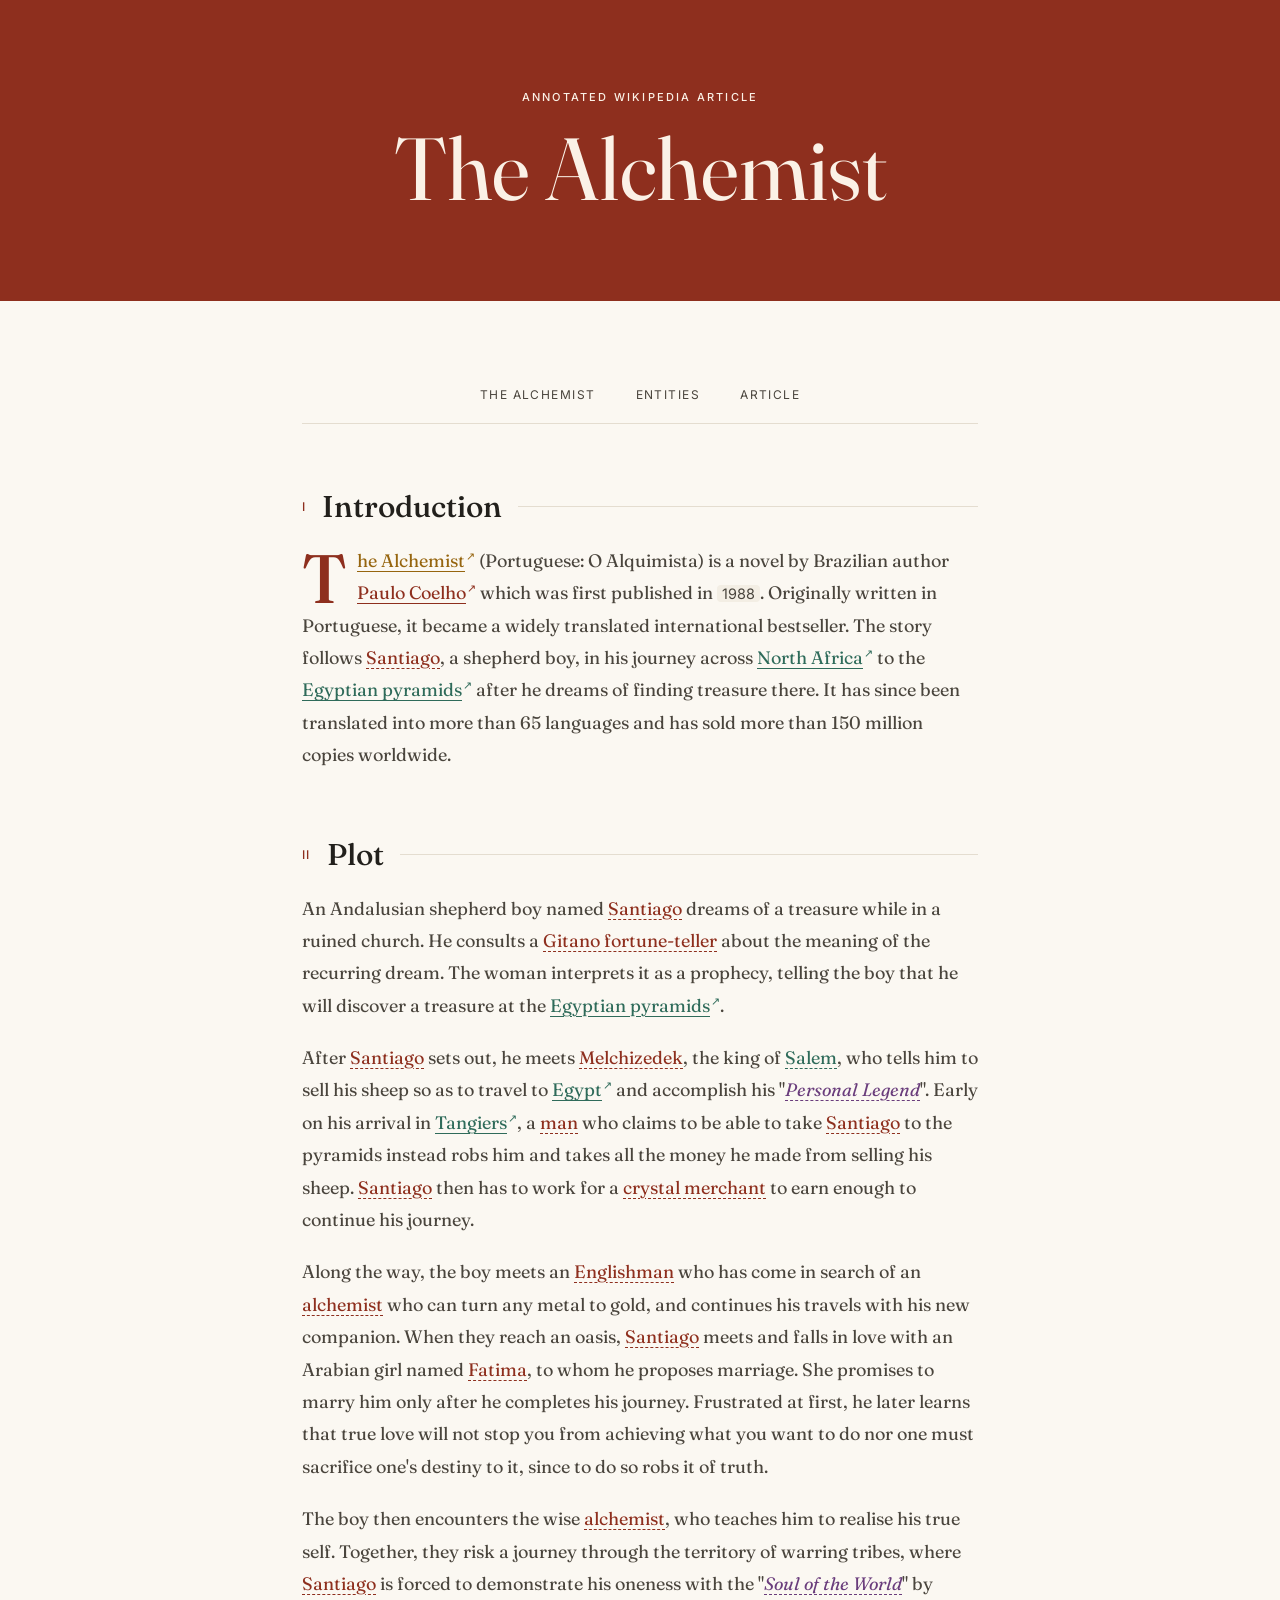
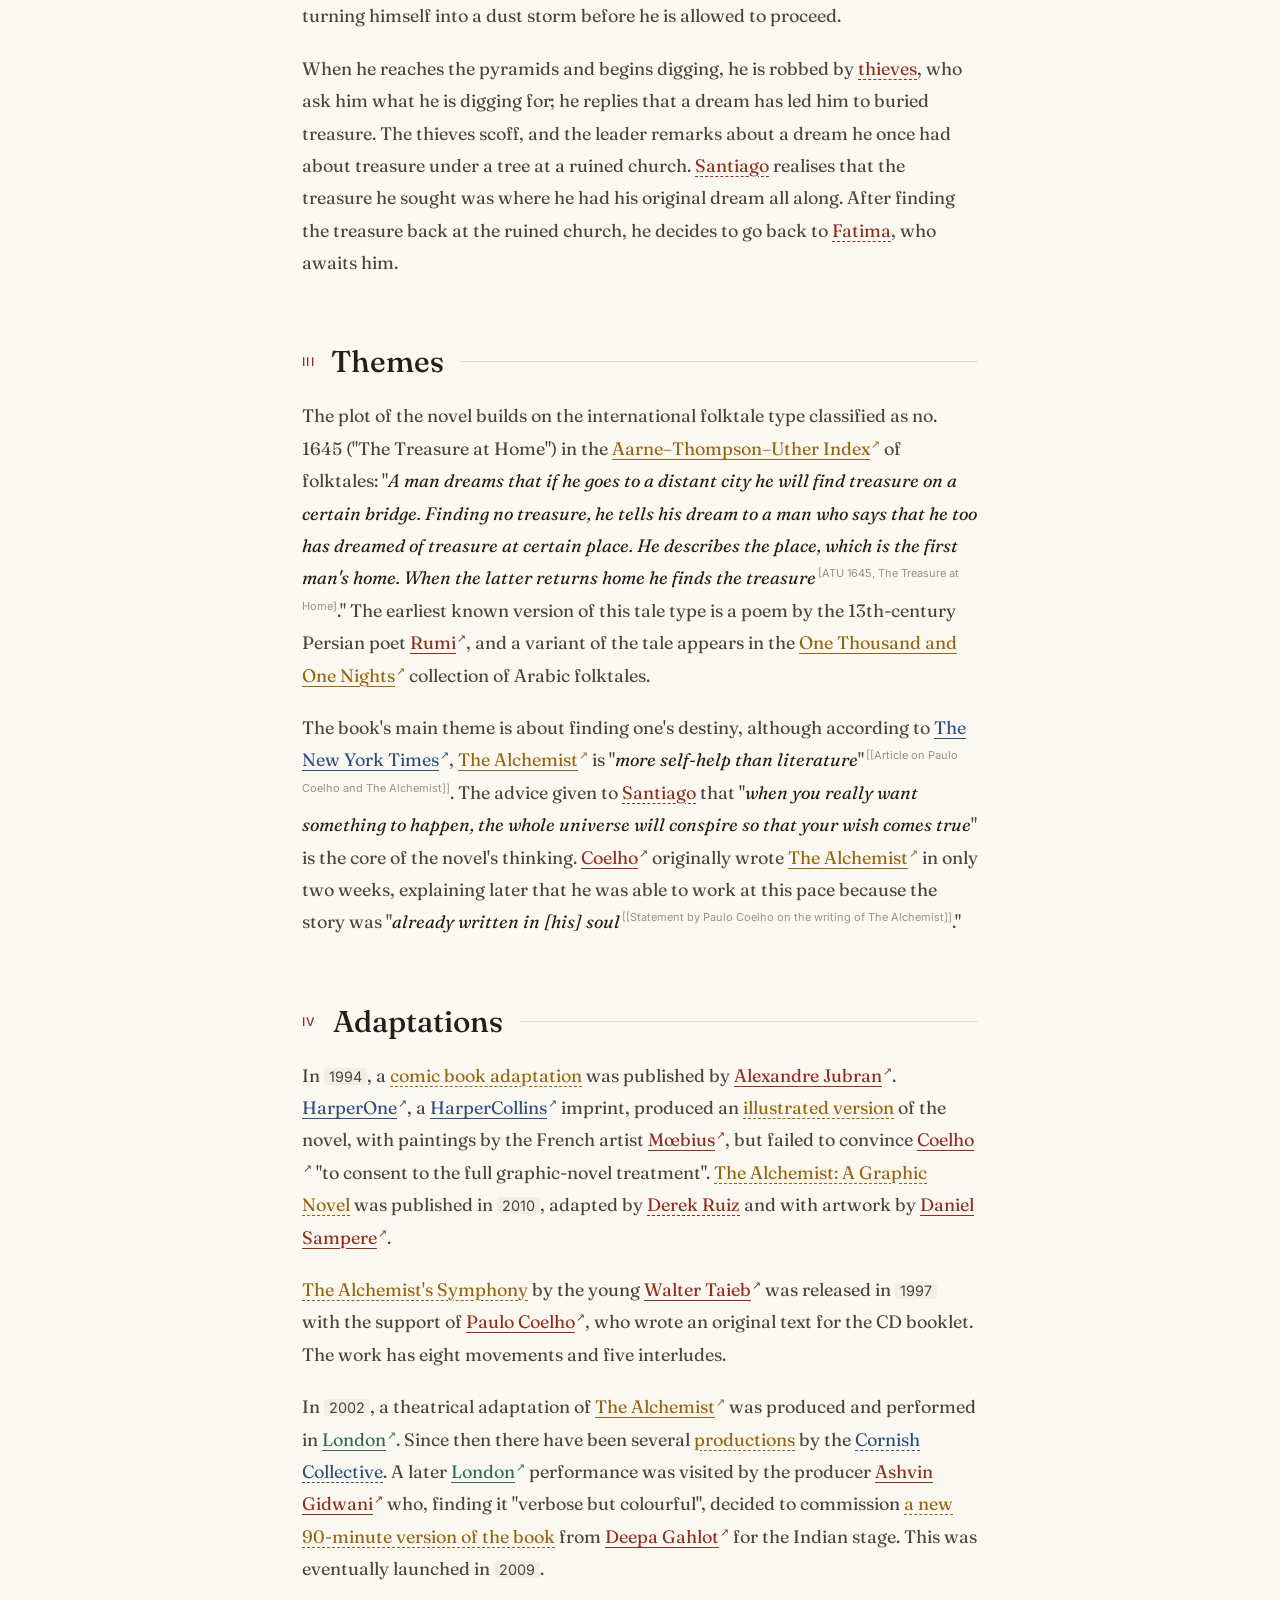
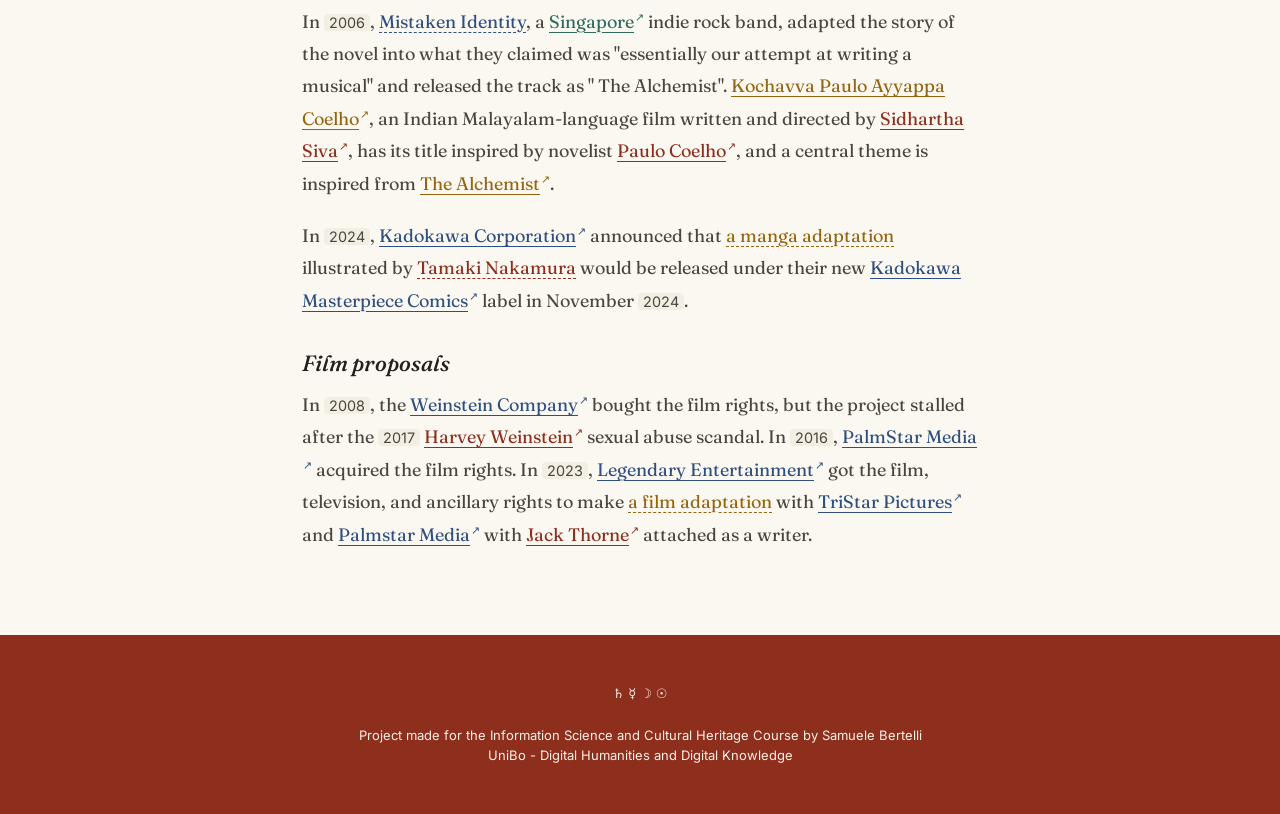
<file: Pages/Article.html>
<!DOCTYPE html>
<html lang="en">

<head>
    <meta charset="UTF-8">
    <meta name="viewport" content="width=device-width, initial-scale=1">
    <title>The Alchemist, Annotated Wikipedia Article</title>
    <link rel="stylesheet" href="../Style/alchart.css">
</head>

<body>
    <main>
        <h1>The Alchemist</h1>

        <nav>
            <ul>
                <li class="breadcrumb"><a href="../index.html">The Alchemist</a></li>
                <li class="breadcrumb"><a href="Entities.html">Entities</a></li>
                <li class="breadcrumb"><a href="Article.html">Article</a></li>
            </ul>
        </nav>

        <section id="Introduction">
            <h2>Introduction</h2>
            <p> <a href="http://www.wikidata.org/entity/Q179021" target="_blank" title="The Alchemist" class="work"
                    data-ref="theAlchemist">The Alchemist</a> (Portuguese: O Alquimista) is a novel by Brazilian author
                <a href="http://www.wikidata.org/entity/Q12881" target="_blank" title="Paulo Coelho" class="person"
                    data-ref="coelho">Paulo Coelho</a> which was first published in <time datetime="1988">1988</time>.
                Originally written in Portuguese, it became a widely translated international bestseller. The story
                follows <span title="Santiago" class="person" data-ref="santiago">Santiago</span>,
                a shepherd boy, in his journey across <a href="http://www.wikidata.org/entity/Q27381" target="_blank"
                    title="North Africa" class="place" data-ref="northAfrica">North Africa</a> to the <a
                    href="http://www.wikidata.org/entity/Q12508" target="_blank" title="Egyptian pyramids" class="place"
                    data-ref="egyptianPyramids">Egyptian pyramids</a> after he dreams of finding treasure there.
                It has since been translated into more than 65 languages and has sold more than 150 million copies
                worldwide.</p>
        </section>

        <section id="plot">
            <h2>Plot</h2>
            <p> An Andalusian shepherd boy named <span title="Santiago" class="person"
                    data-ref="santiago">Santiago</span> dreams of a treasure while in a ruined church. He consults a
                <span title="The Gitano fortune-teller" class="person" data-ref="gitanoTeller">Gitano
                    fortune-teller</span>
                about the meaning of the recurring dream. The woman interprets it as a prophecy, telling the boy that he
                will discover a
                treasure at the <a href="http://www.wikidata.org/entity/Q12508" target="_blank"
                    title="Egyptian pyramids" class="place" data-ref="egyptianPyramids">Egyptian pyramids</a>.</p>
            <p> After <span title="Santiago" class="person" data-ref="santiago">Santiago</span> sets out, he meets <span
                    title="Melchizedek" class="person" data-ref="melchizedek">Melchizedek</span>, the king of <span
                    title="Salem" class="place" data-ref="salem">Salem</span>, who tells him to sell his sheep so as to
                travel to <a href="http://www.wikidata.org/entity/Q79" target="_blank" title="Egypt" class="place"
                    data-ref="egypt">Egypt</a> and
                accomplish his "<span title="Personal Legend" class="concept" data-ref="personalLegend">Personal
                    Legend</span>". Early on his arrival in <a href="http://www.wikidata.org/entity/Q126148"
                    target="_blank" title="Tangier" class="place" data-ref="tangiers">Tangiers</a>, a <span
                    title="The thief of Tangier" class="person" data-ref="bandit">man</span> who claims to be able to
                take <span title="Santiago" class="person" data-ref="santiago">Santiago</span> to the pyramids
                instead robs him and takes all the money he made from selling his sheep. <span title="Santiago"
                    class="person" data-ref="santiago">Santiago</span> then has to work for a <span
                    title="The crystal merchant" class="person" data-ref="crystalMerch">crystal merchant</span> to earn
                enough to continue his journey.</p>
            <p> Along the way, the boy meets an <span title="The Englishman" class="person"
                    data-ref="theEnglishMan">Englishman</span> who has come in search of an <span title="The Alchemist"
                    class="person" data-ref="alchemistPers">alchemist</span> who can turn any metal to gold, and
                continues his
                travels with his new companion. When they reach an oasis, <span title="Santiago" class="person"
                    data-ref="santiago">Santiago</span> meets and falls in love with an Arabian girl named <span
                    title="Fatima" class="person" data-ref="fatima">Fatima</span>, to whom
                he proposes marriage. She promises to marry him only after he completes his journey. Frustrated at
                first, he later learns that true love
                will not stop you from achieving what you want to do nor one must sacrifice one's destiny to it, since
                to do so robs it of truth.</p>
            <p> The boy then encounters the wise <span title="The Alchemist" class="person"
                    data-ref="alchemistPers">alchemist</span>, who teaches him to realise his true self. Together, they
                risk a journey through the territory of warring tribes,
                where <span title="Santiago" class="person" data-ref="santiago">Santiago</span> is forced to demonstrate
                his oneness with the "<span title="Soul of the World" class="concept" data-ref="soulOfTheWorld">Soul of
                    the World</span>" by turning himself into a dust storm before he is allowed to proceed.</p>
            <p> When he reaches the pyramids and begins digging, he is robbed by <span
                    title="The thieves at the pyramids" class="person" data-ref="pyramidsThieves">thieves</span>, who
                ask him what he is digging for; he replies that a dream has led him to buried
                treasure. The thieves scoff, and the leader remarks about a dream he once had about treasure under a
                tree at a ruined church. <span title="Santiago" class="person" data-ref="santiago">Santiago</span>
                realises that the treasure
                he sought was where he had his original dream all along. After finding the treasure back at the ruined
                church, he decides to go back to <span title="Fatima" class="person" data-ref="fatima">Fatima</span>,
                who awaits him.</p>
        </section>

        <section id="themes">
            <h2>Themes</h2>
            <p> The plot of the novel builds on the international folktale type classified as no. 1645 ("The Treasure at
                Home") in the <a href="http://www.wikidata.org/entity/Q136488217" target="_blank"
                    title="ATU 1645, The Treasure at Home" class="work"
                    data-ref="aarnethompsonIndex">Aarne–Thompson–Uther Index</a> of folktales: "<span class="cit"><q
                        class="quote">A man dreams that
                        if he goes to a distant city he will find treasure on a certain bridge. Finding no treasure, he
                        tells his dream to a man who says that he too has dreamed of treasure at certain place.
                        He describes the place, which is the first man's home. When the latter returns home he finds the
                        treasure</q><span class="bibl"><a class="ptr" href="#aarnethompsonIndex">[ATU 1645, The Treasure
                            at Home]</a></span></span>." The earliest known version of this tale type is a poem by the
                13th-century
                Persian poet <a href="http://www.wikidata.org/entity/Q43347" target="_blank" title="Rumi" class="person"
                    data-ref="rumi">Rumi</a>, and a variant of the tale appears in the <a
                    href="http://www.wikidata.org/entity/Q8258" target="_blank" title="One Thousand and One Nights"
                    class="work" data-ref="onethousandAndonenights">One Thousand and One Nights</a> collection of Arabic
                folktales.</p>
            <p> The book's main theme is about finding one's destiny, although according to <a
                    href="http://www.wikidata.org/entity/Q9684" target="_blank" title="The New York Times" class="org"
                    data-ref="nyt">The New York Times</a>, <a href="http://www.wikidata.org/entity/Q179021"
                    target="_blank" title="The Alchemist" class="work" data-ref="theAlchemist">The Alchemist</a> is
                <span class="cit">"<q class="quote">more self-help than literature</q>"<span class="bibl"><a class="ptr"
                            href="#nytArticle">[[Article on Paulo Coelho and The Alchemist]]</a></span></span>.
                The advice given to <span title="Santiago" class="person" data-ref="santiago">Santiago</span> that "<q
                    class="quote">when you really want something to happen, the whole universe will conspire so that
                    your wish comes true</q>" is the core of the novel's thinking.
                <a href="http://www.wikidata.org/entity/Q12881" target="_blank" title="Paulo Coelho" class="person"
                    data-ref="coelho">Coelho</a> originally wrote <a href="http://www.wikidata.org/entity/Q179021"
                    target="_blank" title="The Alchemist" class="work" data-ref="theAlchemist">The Alchemist</a> in only
                two weeks, explaining later that he was able to work at this pace because the story was <span
                    class="cit">"<q class="quote">already written in [his] soul</q><span class="bibl"><a class="ptr"
                            href="#coelhoStatement">[[Statement by Paulo Coelho on the writing of The
                            Alchemist]]</a></span></span>."
            </p>
        </section>

        <section id="adaptations">
            <h2>Adaptations</h2>
            <p> In <time datetime="1994">1994</time>, a <span title="The Alchemist (comic book adaptation)" class="work"
                    data-ref="comicJubran">comic book adaptation</span> was published by <a
                    href="http://www.wikidata.org/entity/Q48871908" target="_blank" title="Alexandre Jubran"
                    class="person" data-ref="ajubran">Alexandre Jubran</a>. <a
                    href="http://www.wikidata.org/entity/Q28228463" target="_blank" title="HarperOne" class="org"
                    data-ref="harperOne">HarperOne</a>, a <a href="http://www.wikidata.org/entity/Q95149"
                    target="_blank" title="HarperCollins" class="org" data-ref="harperCollins">HarperCollins</a>
                imprint, produced an <span title="The Alchemist (illustrated edition)" class="work"
                    data-ref="illustratedEdition">illustrated version</span> of the novel, with paintings by the French
                artist
                <a href="http://www.wikidata.org/entity/Q309240" target="_blank" title="Mœbius" class="person"
                    data-ref="moebius">Mœbius</a>, but failed to convince <a
                    href="http://www.wikidata.org/entity/Q12881" target="_blank" title="Paulo Coelho" class="person"
                    data-ref="coelho">Coelho</a> "to consent to the full graphic-novel treatment". <span
                    title="The Alchemist: A Graphic Novel" class="work" data-ref="theAlchemistgraphic">The Alchemist: A
                    Graphic Novel</span> was published in <time datetime="2010">2010</time>, adapted by <span
                    title="Derek Ruiz" class="person" data-ref="derekr">Derek Ruiz</span> and with artwork by
                <a href="http://www.wikidata.org/entity/Q112521933" target="_blank" title="Daniel Sampere"
                    class="person" data-ref="danielSampere">Daniel Sampere</a>.
            </p>
            <p> <span title="The Alchemist's Symphony" class="work" data-ref="thealchemistSymphony">The Alchemist's
                    Symphony</span> by the young <a href="http://www.wikidata.org/entity/Q7966251" target="_blank"
                    title="Walter Taieb" class="person" data-ref="wtieb">Walter Taieb</a> was released in <time
                    datetime="1997">1997</time> with the support of <a href="http://www.wikidata.org/entity/Q12881"
                    target="_blank" title="Paulo Coelho" class="person" data-ref="coelho">Paulo Coelho</a>, who wrote an
                original text for the CD booklet.
                The work has eight movements and five interludes.</p>
            <p> In <time datetime="2002">2002</time>, a theatrical adaptation of <a
                    href="http://www.wikidata.org/entity/Q179021" target="_blank" title="The Alchemist" class="work"
                    data-ref="theAlchemist">The Alchemist</a> was produced and performed in <a
                    href="http://www.wikidata.org/entity/Q84" target="_blank" title="London" class="place"
                    data-ref="london">London</a>. Since then there have been several <span
                    title="The Alchemist (Cornish Collective Stage Production)" class="work"
                    data-ref="cornishStage">productions</span> by the <span title="Cornish Collective" class="org"
                    data-ref="cornishCollective">Cornish Collective</span>. A later <a
                    href="http://www.wikidata.org/entity/Q84" target="_blank" title="London" class="place"
                    data-ref="london">London</a> performance
                was visited by the producer <a href="http://www.wikidata.org/entity/Q125538019" target="_blank"
                    title="Ashvin Gidwani" class="person" data-ref="ashvingidwani">Ashvin Gidwani</a> who, finding it
                "verbose but colourful", decided to commission <span title="The Alchemist (Indian stage version)"
                    class="work" data-ref="indianStage">a new 90-minute version of the book</span> from <a
                    href="http://www.wikidata.org/entity/Q27863006" target="_blank" title="Deepa Gahlot" class="person"
                    data-ref="deepaGahlot">Deepa Gahlot</a> for the Indian stage. This was
                eventually launched in <time datetime="2009">2009</time>.</p>
            <p> In <time datetime="2006">2006</time>, <span title="Mistaken Identity" class="org"
                    data-ref="mistakenIdentityband">Mistaken Identity</span>, a <a
                    href="http://www.wikidata.org/entity/Q334" target="_blank" title="Singapore" class="place"
                    data-ref="singapore">Singapore</a> indie rock band, adapted the story of the novel into what they
                claimed was "essentially our attempt at writing a musical" and released the track as "
                The Alchemist". <a href="http://www.wikidata.org/entity/Q24807275" target="_blank"
                    title="Kochavva Paulo Ayyappa Coelho" class="work" data-ref="kochavvaPaulocoelho">Kochavva Paulo
                    Ayyappa Coelho</a>, an Indian Malayalam-language film written and directed by <a
                    href="http://www.wikidata.org/entity/Q13220286" target="_blank" title="Sidhartha Siva"
                    class="person" data-ref="sidharthaSiva">Sidhartha Siva</a>, has its title inspired by novelist <a
                    href="http://www.wikidata.org/entity/Q12881" target="_blank" title="Paulo Coelho" class="person"
                    data-ref="coelho">Paulo Coelho</a>, and a central theme
                is inspired from <a href="http://www.wikidata.org/entity/Q179021" target="_blank" title="The Alchemist"
                    class="work" data-ref="theAlchemist">The Alchemist</a>.</p>
            <p> In <time datetime="2024">2024</time>, <a href="http://www.wikidata.org/entity/Q17224985" target="_blank"
                    title="Kadokawa Corporation" class="org" data-ref="kadokawaCorp">Kadokawa Corporation</a> announced
                that <span title="The Alchemist (manga adaptation)" class="work" data-ref="mangaAdaptation">a manga
                    adaptation</span> illustrated by <span title="Tamaki Nakamura" class="person"
                    data-ref="tamakiNakamura">Tamaki Nakamura</span> would be released under their new <a
                    href="http://www.wikidata.org/entity/Q115754348" target="_blank" title="Kadokawa Masterpiece Comics"
                    class="org" data-ref="kadokawamasterpieceComics">Kadokawa Masterpiece Comics</a> label in November
                <time datetime="2024">2024</time>.</p>

            <section id="film-proposals">
                <h3>Film proposals</h3>
                <p> In <time datetime="2008">2008</time>, the <a href="http://www.wikidata.org/entity/Q1138789"
                        target="_blank" title="The Weinstein Company" class="org" data-ref="weinsteincomp">Weinstein
                        Company</a> bought the film rights, but the project stalled after the <time
                        datetime="2017">2017</time> <a href="http://www.wikidata.org/entity/Q531599" target="_blank"
                        title="Harvey Weinstein" class="person" data-ref="harveyWeinstein">Harvey Weinstein</a> sexual
                    abuse scandal. In <time datetime="2016">2016</time>, <a
                        href="http://www.wikidata.org/entity/Q24913707" target="_blank" title="PalmStar Media"
                        class="org" data-ref="palmstarMedia">PalmStar Media</a> acquired the film rights. In <time
                        datetime="2023">2023</time>, <a href="http://www.wikidata.org/entity/Q621364" target="_blank"
                        title="Legendary Entertainment" class="org" data-ref="legendaryEnt">Legendary Entertainment</a>
                    got the film, television, and ancillary rights to make <span title="The Alchemist (film adaptation)"
                        class="work" data-ref="filmAdaptation">a film adaptation</span> with <a
                        href="http://www.wikidata.org/entity/Q651454" target="_blank" title="TriStar Pictures"
                        class="org" data-ref="tristarPictures">TriStar Pictures</a> and <a
                        href="http://www.wikidata.org/entity/Q24913707" target="_blank" title="PalmStar Media"
                        class="org" data-ref="palmstarMedia">Palmstar Media</a> with <a
                        href="http://www.wikidata.org/entity/Q6115483" target="_blank" title="Jack Thorne"
                        class="person" data-ref="jackThorne">Jack Thorne</a> attached as a writer.</p>
            </section>
        </section>
    </main>
</body>

</html>
</file>
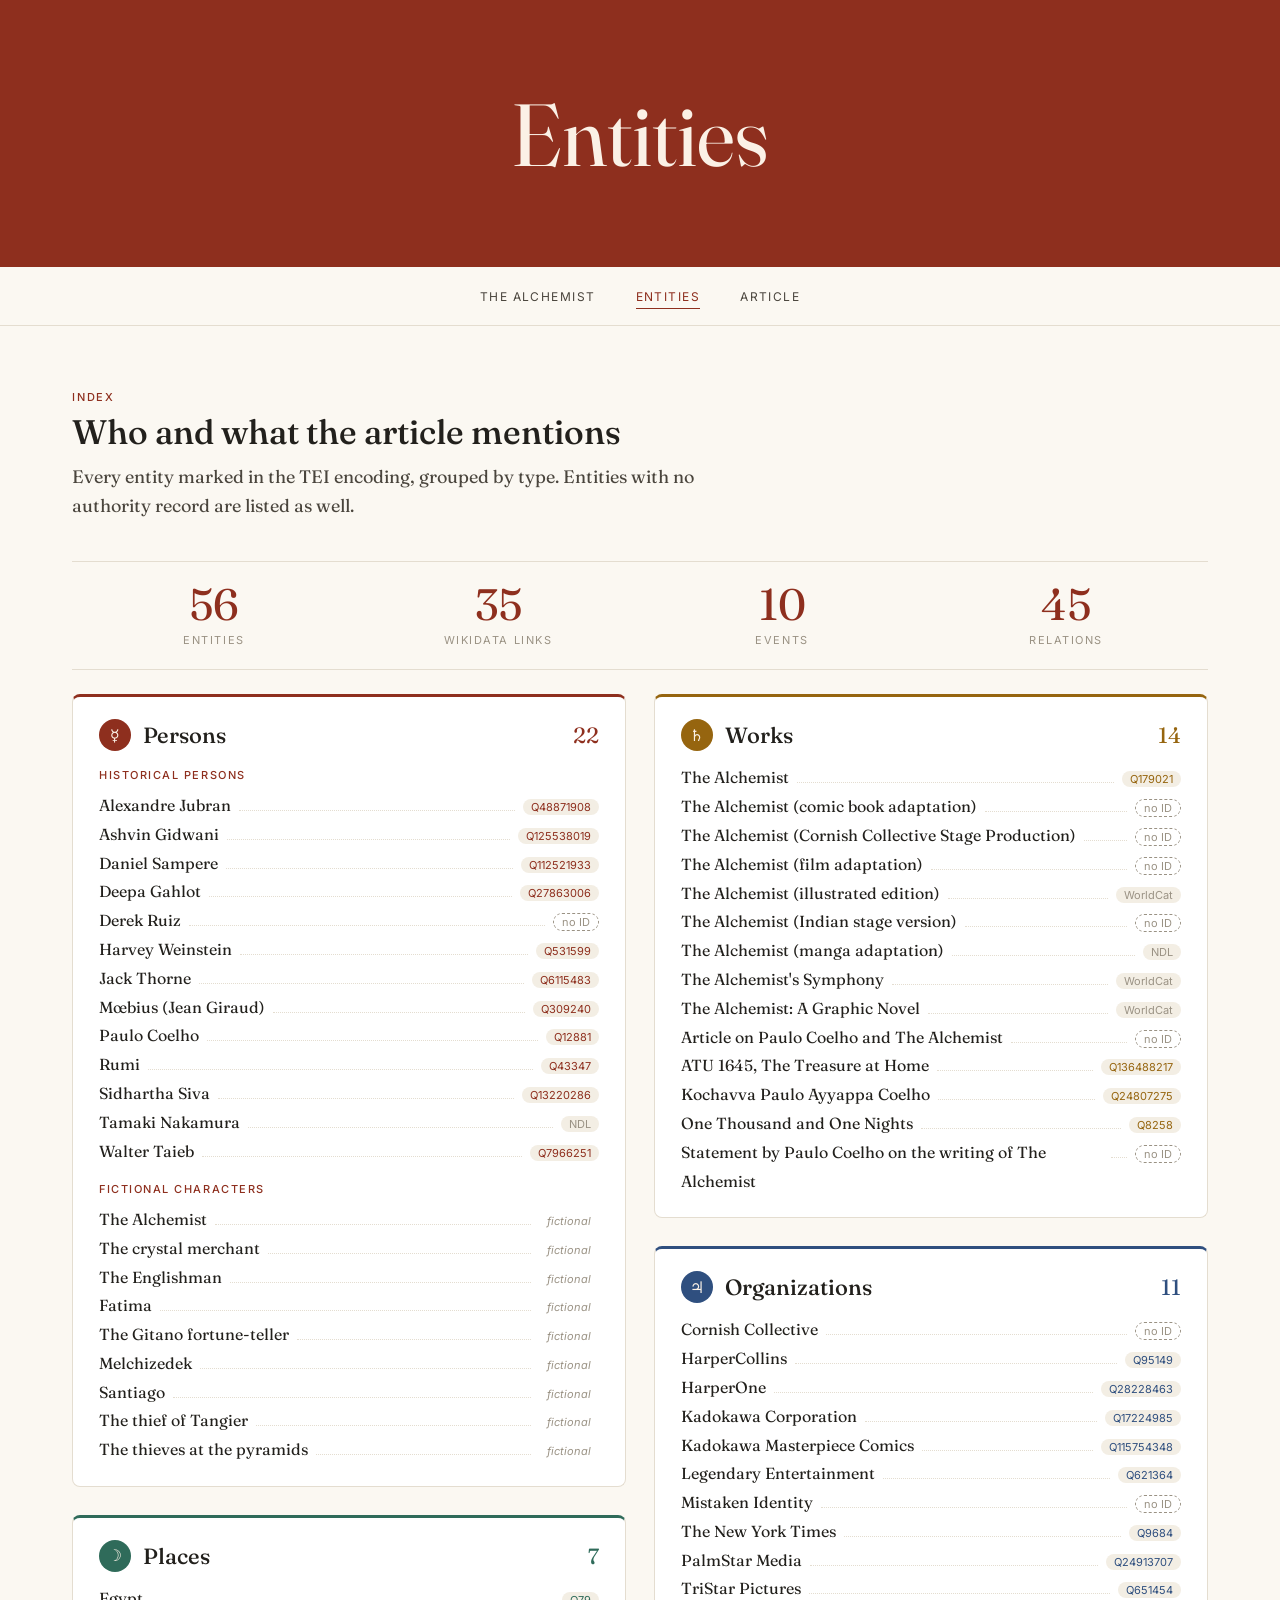
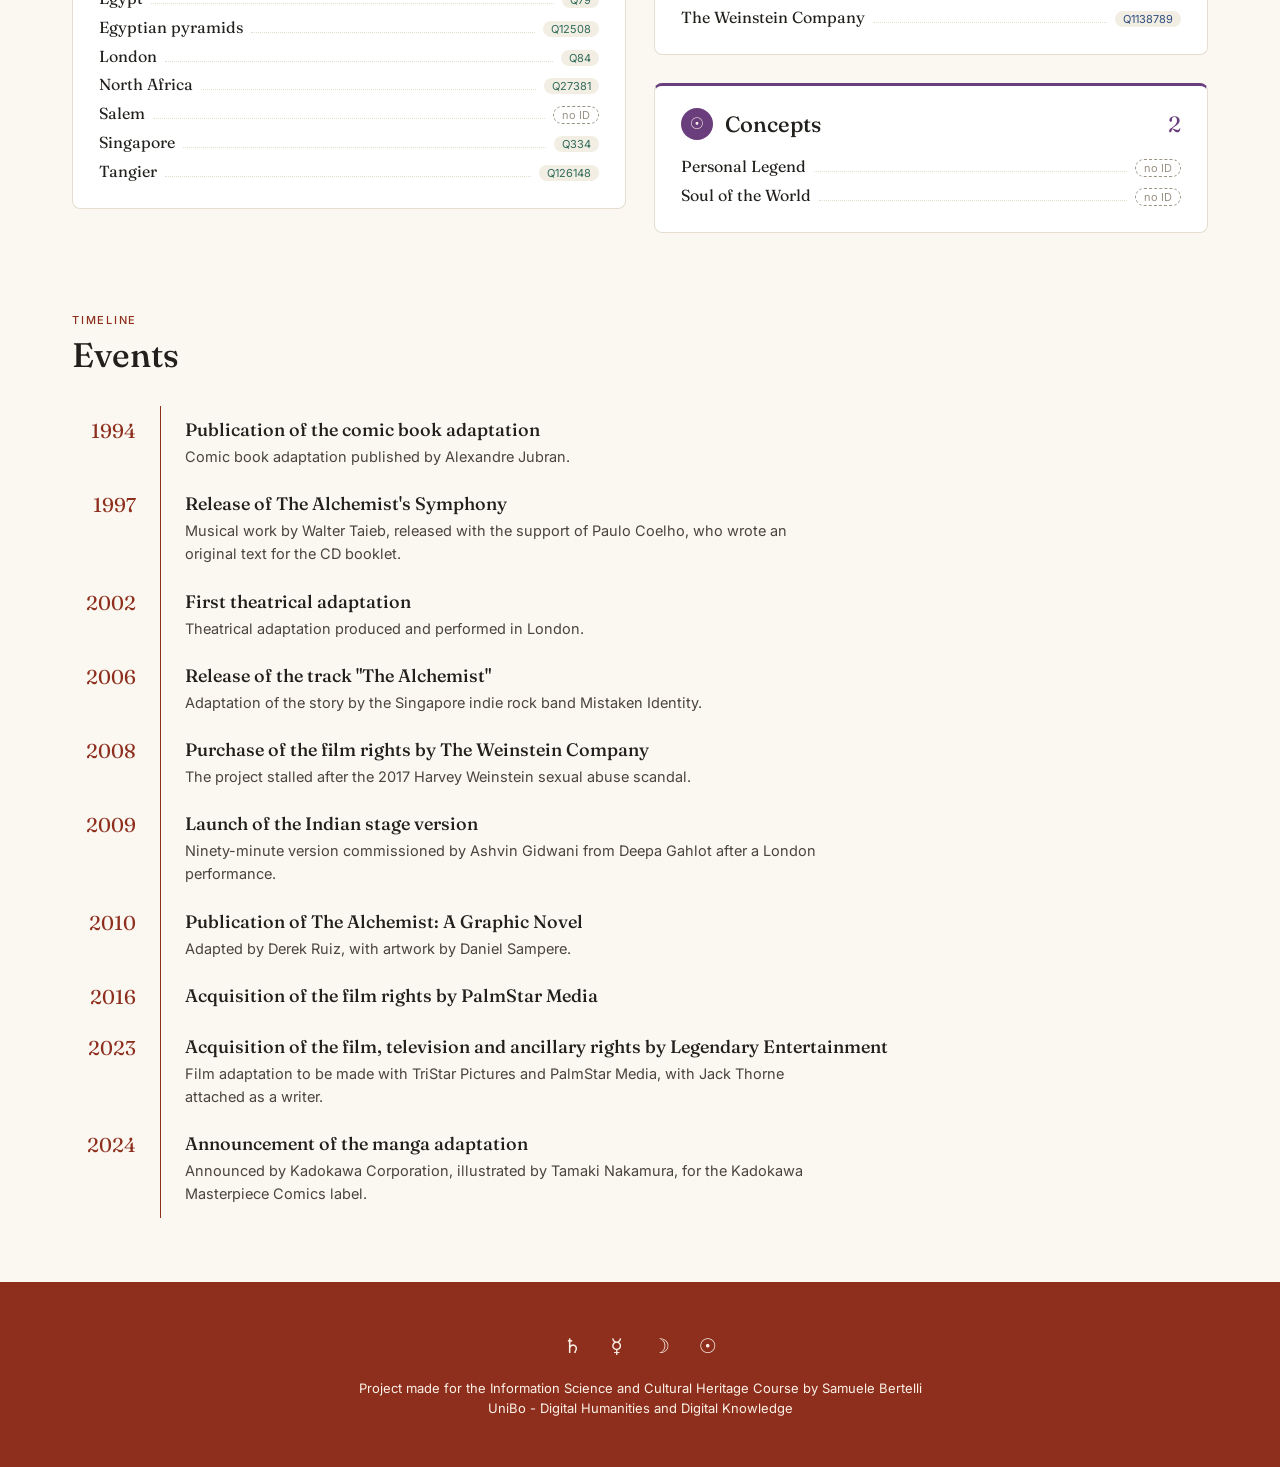
<file: Pages/Entities.html>
<!DOCTYPE HTML>
<html lang="en">
    <head>
         <meta charset="UTF-8">
    <meta name="viewport" content="width=device-width, initial-scale=1.0">

    <title>The Alchemist</title>

        <link rel="stylesheet" href="../Style/entities.css">

        <link rel="preconnect" href="https://fonts.googleapis.com">
        <link rel="preconnect" href="https://fonts.gstatic.com" crossorigin>
        <link rel="stylesheet" href="https://fonts.googleapis.com/css2?family=Fraunces:ital,opsz,wght@0,9..144,400;0,9..144,500;1,9..144,400&family=Inter:wght@400;500&display=swap">
    
    </head>
<body>
 
    <h1>Entities</h1>
 
    <nav>
        <ul>
            <li class="breadcrumb"><a href="../index.html">The Alchemist</a></li>
            <li class="breadcrumb"><a href="Entities.html">Entities</a></li>
            <li class="breadcrumb"><a href="Article.html">Article</a></li>
        </ul>
    </nav>
 
    <div id="entities">
        <p class="kicker">Index</p>
        <h2>Who and what the article mentions</h2>
        <p class="lead">Every entity marked in the TEI encoding, grouped by type. Entities with no authority record are listed as well.</p>
 
        <ul class="stats">
            <li><b>56</b><span>entities</span></li>
            <li><b>35</b><span>Wikidata links</span></li>
            <li><b>10</b><span>events</span></li>
            <li><b>45</b><span>relations</span></li>
        </ul>
 
 
        <div class="index-grid">
            <section class="card person">
                <header>
                    <span class="glyph">☿</span>
                    <h3>Persons</h3>
                    <span class="count">22</span>
                </header>
                <h4>Historical persons</h4>
                <ul>
                    <li><span class="name">Alexandre Jubran</span><span class="dots"></span><a class="tag wd" href="http://www.wikidata.org/entity/Q48871908">Q48871908</a></li>
                    <li><span class="name">Ashvin Gidwani</span><span class="dots"></span><a class="tag wd" href="http://www.wikidata.org/entity/Q125538019">Q125538019</a></li>
                    <li><span class="name">Daniel Sampere</span><span class="dots"></span><a class="tag wd" href="http://www.wikidata.org/entity/Q112521933">Q112521933</a></li>
                    <li><span class="name">Deepa Gahlot</span><span class="dots"></span><a class="tag wd" href="http://www.wikidata.org/entity/Q27863006">Q27863006</a></li>
                    <li><span class="name">Derek Ruiz</span><span class="dots"></span><span class="tag none">no ID</span></li>
                    <li><span class="name">Harvey Weinstein</span><span class="dots"></span><a class="tag wd" href="http://www.wikidata.org/entity/Q531599">Q531599</a></li>
                    <li><span class="name">Jack Thorne</span><span class="dots"></span><a class="tag wd" href="http://www.wikidata.org/entity/Q6115483">Q6115483</a></li>
                    <li><span class="name">Mœbius (Jean Giraud)</span><span class="dots"></span><a class="tag wd" href="http://www.wikidata.org/entity/Q309240">Q309240</a></li>
                    <li><span class="name">Paulo Coelho</span><span class="dots"></span><a class="tag wd" href="http://www.wikidata.org/entity/Q12881">Q12881</a></li>
                    <li><span class="name">Rumi</span><span class="dots"></span><a class="tag wd" href="http://www.wikidata.org/entity/Q43347">Q43347</a></li>
                    <li><span class="name">Sidhartha Siva</span><span class="dots"></span><a class="tag wd" href="http://www.wikidata.org/entity/Q13220286">Q13220286</a></li>
                    <li><span class="name">Tamaki Nakamura</span><span class="dots"></span><a class="tag ndl" href="http://id.ndl.go.jp/auth/entity/033868223">NDL</a></li>
                    <li><span class="name">Walter Taieb</span><span class="dots"></span><a class="tag wd" href="http://www.wikidata.org/entity/Q7966251">Q7966251</a></li>
                </ul>
                <h4>Fictional characters</h4>
                <ul>
                    <li title="Unnamed character, designated only by his role. The novel takes its title from him; he is Santiago&#x27;s true mentor."><span class="name">The Alchemist</span><span class="dots"></span><span class="tag fict">fictional</span></li>
                    <li title="Unnamed character, employs Santiago in Tangier."><span class="name">The crystal merchant</span><span class="dots"></span><span class="tag fict">fictional</span></li>
                    <li title="Unnamed character, travels in search of the alchemist and accompanies Santiago across the desert."><span class="name">The Englishman</span><span class="dots"></span><span class="tag fict">fictional</span></li>
                    <li title="Arabian woman Santiago meets at a certain point during the story."><span class="name">Fatima</span><span class="dots"></span><span class="tag fict">fictional</span></li>
                    <li title="Interprets Santiago&#x27;s recurring dream as a prophecy."><span class="name">The Gitano fortune-teller</span><span class="dots"></span><span class="tag fict">fictional</span></li>
                    <li title="The king of Salem in the novel, based on the biblical figure."><span class="name">Melchizedek</span><span class="dots"></span><span class="tag fict">fictional</span></li>
                    <li title="Protagonist of the novel, he is the Andalusian shepherd boy."><span class="name">Santiago</span><span class="dots"></span><span class="tag fict">fictional</span></li>
                    <li title="Robs Santiago of the money from the sale of his sheep."><span class="name">The thief of Tangier</span><span class="dots"></span><span class="tag fict">fictional</span></li>
                    <li title="Their leader unknowingly reveals the location of the treasure."><span class="name">The thieves at the pyramids</span><span class="dots"></span><span class="tag fict">fictional</span></li>
                </ul>
            </section>
 
            <section class="card place">
                <header>
                    <span class="glyph">☽</span>
                    <h3>Places</h3>
                    <span class="count">7</span>
                </header>
                <ul>
                    <li><span class="name">Egypt</span><span class="dots"></span><a class="tag wd" href="http://www.wikidata.org/entity/Q79">Q79</a></li>
                    <li title="Giza pyramid complex."><span class="name">Egyptian pyramids</span><span class="dots"></span><a class="tag wd" href="http://www.wikidata.org/entity/Q12508">Q12508</a></li>
                    <li><span class="name">London</span><span class="dots"></span><a class="tag wd" href="http://www.wikidata.org/entity/Q84">Q84</a></li>
                    <li><span class="name">North Africa</span><span class="dots"></span><a class="tag wd" href="http://www.wikidata.org/entity/Q27381">Q27381</a></li>
                    <li><span class="name">Salem</span><span class="dots"></span><span class="tag none">no ID</span></li>
                    <li><span class="name">Singapore</span><span class="dots"></span><a class="tag wd" href="http://www.wikidata.org/entity/Q334">Q334</a></li>
                    <li><span class="name">Tangier</span><span class="dots"></span><a class="tag wd" href="http://www.wikidata.org/entity/Q126148">Q126148</a></li>
                </ul>
            </section>
 
            <section class="card work">
                <header>
                    <span class="glyph">♄</span>
                    <h3>Works</h3>
                    <span class="count">14</span>
                </header>
                <ul>
                    <li><span class="name">The Alchemist</span><span class="dots"></span><a class="tag wd" href="http://www.wikidata.org/entity/Q179021">Q179021</a></li>
                    <li title="The source designates this work by description only."><span class="name">The Alchemist (comic book adaptation)</span><span class="dots"></span><span class="tag none">no ID</span></li>
                    <li title="Several stage productions after the 2002 London adaptation."><span class="name">The Alchemist (Cornish Collective Stage Production)</span><span class="dots"></span><span class="tag none">no ID</span></li>
                    <li title="Announced, not yet released at the time of encoding."><span class="name">The Alchemist (film adaptation)</span><span class="dots"></span><span class="tag none">no ID</span></li>
                    <li title="Illustrated with paintings by Mœbius; Coelho did not consent to a full graphic-novel treatment."><span class="name">The Alchemist (illustrated edition)</span><span class="dots"></span><a class="tag wc" href="https://search.worldcat.org/title/38879198">WorldCat</a></li>
                    <li title="Ninety-minute version commissioned by Ashvin Gidwani from Deepa Gahlot."><span class="name">The Alchemist (Indian stage version)</span><span class="dots"></span><span class="tag none">no ID</span></li>
                    <li title="Published under the Kadokawa Masterpiece Comics label."><span class="name">The Alchemist (manga adaptation)</span><span class="dots"></span><a class="tag ndl" href="https://ndlsearch.ndl.go.jp/books/R100000002-I033798168">NDL</a></li>
                    <li><span class="name">The Alchemist&#x27;s Symphony</span><span class="dots"></span><a class="tag wc" href="https://search.worldcat.org/title/39050076">WorldCat</a></li>
                    <li><span class="name">The Alchemist: A Graphic Novel</span><span class="dots"></span><a class="tag wc" href="https://search.worldcat.org/title/613435942">WorldCat</a></li>
                    <li><span class="name">Article on Paulo Coelho and The Alchemist</span><span class="dots"></span><span class="tag none">no ID</span></li>
                    <li title="Tale type no.1645 of the Aarne-Thompson-Uther Index of folktales."><span class="name">ATU 1645, The Treasure at Home</span><span class="dots"></span><a class="tag wd" href="http://www.wikidata.org/entity/Q136488217">Q136488217</a></li>
                    <li><span class="name">Kochavva Paulo Ayyappa Coelho</span><span class="dots"></span><a class="tag wd" href="http://www.wikidata.org/entity/Q24807275">Q24807275</a></li>
                    <li><span class="name">One Thousand and One Nights</span><span class="dots"></span><a class="tag wd" href="http://www.wikidata.org/entity/Q8258">Q8258</a></li>
                    <li><span class="name">Statement by Paulo Coelho on the writing of The Alchemist</span><span class="dots"></span><span class="tag none">no ID</span></li>
                </ul>
            </section>
 
            <section class="card org">
                <header>
                    <span class="glyph">♃</span>
                    <h3>Organizations</h3>
                    <span class="count">11</span>
                </header>
                <ul>
                    <li><span class="name">Cornish Collective</span><span class="dots"></span><span class="tag none">no ID</span></li>
                    <li><span class="name">HarperCollins</span><span class="dots"></span><a class="tag wd" href="http://www.wikidata.org/entity/Q95149">Q95149</a></li>
                    <li><span class="name">HarperOne</span><span class="dots"></span><a class="tag wd" href="http://www.wikidata.org/entity/Q28228463">Q28228463</a></li>
                    <li><span class="name">Kadokawa Corporation</span><span class="dots"></span><a class="tag wd" href="http://www.wikidata.org/entity/Q17224985">Q17224985</a></li>
                    <li><span class="name">Kadokawa Masterpiece Comics</span><span class="dots"></span><a class="tag wd" href="http://www.wikidata.org/entity/Q115754348">Q115754348</a></li>
                    <li><span class="name">Legendary Entertainment</span><span class="dots"></span><a class="tag wd" href="http://www.wikidata.org/entity/Q621364">Q621364</a></li>
                    <li><span class="name">Mistaken Identity</span><span class="dots"></span><span class="tag none">no ID</span></li>
                    <li><span class="name">The New York Times</span><span class="dots"></span><a class="tag wd" href="http://www.wikidata.org/entity/Q9684">Q9684</a></li>
                    <li><span class="name">PalmStar Media</span><span class="dots"></span><a class="tag wd" href="http://www.wikidata.org/entity/Q24913707">Q24913707</a></li>
                    <li><span class="name">TriStar Pictures</span><span class="dots"></span><a class="tag wd" href="http://www.wikidata.org/entity/Q651454">Q651454</a></li>
                    <li><span class="name">The Weinstein Company</span><span class="dots"></span><a class="tag wd" href="http://www.wikidata.org/entity/Q1138789">Q1138789</a></li>
                </ul>
            </section>
 
            <section class="card concept">
                <header>
                    <span class="glyph">☉</span>
                    <h3>Concepts</h3>
                    <span class="count">2</span>
                </header>
                <ul>
                    <li><span class="name">Personal Legend</span><span class="dots"></span><span class="tag none">no ID</span></li>
                    <li><span class="name">Soul of the World</span><span class="dots"></span><span class="tag none">no ID</span></li>
                </ul>
            </section>
        </div>
    </div>
 
    <div id="events">
        <p class="kicker">Timeline</p>
        <h2>Events</h2>
        <ol class="timeline">
            <li>
                <time datetime="1994">1994</time>
                <div>
                    <h3>Publication of the comic book adaptation</h3>
                    <p>Comic book adaptation published by Alexandre Jubran.</p>
                </div>
            </li>
            <li>
                <time datetime="1997">1997</time>
                <div>
                    <h3>Release of The Alchemist&#x27;s Symphony</h3>
                    <p>Musical work by Walter Taieb, released with the support of Paulo Coelho, who wrote an original text for the CD booklet.</p>
                </div>
            </li>
            <li>
                <time datetime="2002">2002</time>
                <div>
                    <h3>First theatrical adaptation</h3>
                    <p>Theatrical adaptation produced and performed in London.</p>
                </div>
            </li>
            <li>
                <time datetime="2006">2006</time>
                <div>
                    <h3>Release of the track &quot;The Alchemist&quot;</h3>
                    <p>Adaptation of the story by the Singapore indie rock band Mistaken Identity.</p>
                </div>
            </li>
            <li>
                <time datetime="2008">2008</time>
                <div>
                    <h3>Purchase of the film rights by The Weinstein Company</h3>
                    <p>The project stalled after the 2017 Harvey Weinstein sexual abuse scandal.</p>
                </div>
            </li>
            <li>
                <time datetime="2009">2009</time>
                <div>
                    <h3>Launch of the Indian stage version</h3>
                    <p>Ninety-minute version commissioned by Ashvin Gidwani from Deepa Gahlot after a London performance.</p>
                </div>
            </li>
            <li>
                <time datetime="2010">2010</time>
                <div>
                    <h3>Publication of The Alchemist: A Graphic Novel</h3>
                    <p>Adapted by Derek Ruiz, with artwork by Daniel Sampere.</p>
                </div>
            </li>
            <li>
                <time datetime="2016">2016</time>
                <div>
                    <h3>Acquisition of the film rights by PalmStar Media</h3>
                    
                </div>
            </li>
            <li>
                <time datetime="2023">2023</time>
                <div>
                    <h3>Acquisition of the film, television and ancillary rights by Legendary Entertainment</h3>
                    <p>Film adaptation to be made with TriStar Pictures and PalmStar Media, with Jack Thorne attached as a writer.</p>
                </div>
            </li>
            <li>
                <time datetime="2024">2024</time>
                <div>
                    <h3>Announcement of the manga adaptation</h3>
                    <p>Announced by Kadokawa Corporation, illustrated by Tamaki Nakamura, for the Kadokawa Masterpiece Comics label.</p>
                </div>
            </li>
        </ol>
    </div>
 
    <footer>
        <p>Project made for the Information Science and Cultural Heritage Course by Samuele Bertelli</p>
        <p>UniBo - Digital Humanities and Digital Knowledge</p>
    </footer>
 

</body>
</html>
</file>
<file: Style/stylemain.css>
/*
Style for The Alchemist home page
*/
 
@import url("base.css");

* {
  box-sizing: border-box;
}

/* Current page in the navbar */
 
.breadcrumb a[href="The_Alchemist.html"] {
  color: var(--red);
  border-color: var(--red);
}
 
/* The four stages under the title */
 
body > h1::after {
  content: "♄ ☿ ☽ ☉";
  display: block;
  margin-top: 24px;
  padding-left: 1.2em;         
  font-size: 18px;
  letter-spacing: 1.2em;
}
 
/* Content column */
 
body > div {
  max-width: var(--col);
  margin: 0 auto;
  padding: 0 var(--gutter);
}
body > div p {
  max-width: 720px;
  margin: 0 0 14px;
  color: var(--soft);
  font: var(--fs-text)/1.7 var(--serif);
}
body > div h2 {
  margin: 0 0 12px;
  font: 500 var(--fs-h2)/1.1 var(--serif);
}
body > div a {
  color: var(--red);
  text-underline-offset: 3px;
  overflow-wrap: anywhere;
}


/* Introduction */
 
#introduction { padding-top: var(--space); }
 
#introduction p:first-child {
  color: var(--ink);
  font-size: calc(var(--fs-text) + 3px);
}
#introduction p:first-child::first-letter {
  float: left;
  padding: 6px 10px 0 0;
  color: var(--red);
  font-size: 3.8em;
  font-weight: 500;
  line-height: .8;
}
 
/* Research question */
 
#research-question { margin-top: 40px; }
 
#research-question > p {
  margin: 0;
  padding: 0 0 12px 24px;
  border-left: 2px solid var(--red);
}
#research-question > p:last-child {
  padding-bottom: 0;
  color: var(--ink);
  font-size: 24px;
  font-style: italic;
  line-height: 1.4;
}
 
/* Steps */
 
#theoretical-model,
#conceptual-model,
#RDF-Vis,
#ontology {
  position: relative;
  margin-top: var(--space);
  padding-top: var(--space);
  border-top: var(--border);
  scroll-margin-top: 60px;
}
 
/* A symbol sitting on each divider line */
#theoretical-model::before,
#conceptual-model::before,
#RDF-Vis::before,
#ontology::before {
  position: absolute;
  top: 0;
  left: 50%;
  transform: translate(-50%, -50%);
  padding: 0 16px;
  background: var(--paper);
  color: var(--red);
  font-size: 22px;
}
#theoretical-model::before { content: "♄"; }
#conceptual-model::before  { content: "☿"; }
#RDF-Vis::before           { content: "☽"; }
#ontology::before          { content: "☉"; }
 
/* Diagrams: wider than the text, centered on the page */
 
#theomod-img,
.step-fi {
  width: min(var(--wide), 100vw - 2 * var(--gutter));
  margin: 32px 0 0 50%;
  transform: translateX(-50%);
}
#theomod-img img,
.step-fi img {
  display: block;
  max-width: 100%;
  height: auto;
  margin: 0 auto;
  border: var(--border);
  border-radius: var(--radius);
}
img[src=""] { display: none; }

/* Ontology-design */

#ontology .table-wrap {
  margin: 24px 0;
  border: var(--border);
  border-radius: var(--radius);
  overflow-x: auto;
}
#ontology table {
  width: 100%;
  border-collapse: collapse;
  background: #fff;
  color: var(--soft);
  font: 400 14px/1.5 var(--sans);
}
#ontology th {
  padding: 12px 18px;
  text-align: left;
  background: var(--red);
  color: var(--cream);
  font: 500 var(--fs-label) var(--sans);
  letter-spacing: .16em;
  text-transform: uppercase;
}
#ontology td {
  padding: 12px 18px;
  border-top: var(--border);
  vertical-align: top;
}
#ontology td:first-child { white-space: nowrap; }
#ontology .group td {
  padding-top: 20px;
  color: var(--ink);
  font: italic 400 16px var(--serif);
}
#ontology .pfx   { color: var(--muted); }
#ontology .local { color: var(--red); font-weight: 500; }

/* Ontology File */

#project-files a,
#ontology .download {
  display: block;
  width: fit-content;
  text-align: center;
  margin: 12px auto;
  padding: 10px 20px;
  border-radius: 999px;
  background: var(--ink);
  color: var(--cream);
  font: 500 13px var(--sans);
  text-decoration: none;
  transition: background .2s;
}

#project-files a:hover,
#ontology .download:hover { background: var(--red); }

/* Project files */
 
#project-files {
  margin-top: var(--space);
  padding-top: var(--space);
  padding-bottom: var(--space);
  border-top: var(--border);
}
#project-files a {
  display: block;
  width: fit-content;
  text-align: center;
  margin: 12px auto;
  padding: 10px 20px;
  border-radius: 999px;
  background: var(--ink);
  color: var(--cream);
  font: 500 13px var(--sans);
  text-decoration: none;
  transition: background .2s;
}

#project-files a:hover { background: var(--red); }


/* Drag Box-Bar css part */

.graph-box {
  width: 100%;
  height: 75vh;
  overflow: auto;
  border: 1px solid #d8cdb8;
  border-radius: 8px;
  background: #fbf6ec;
  cursor: grab;
}
.graph-box.dragging { cursor: grabbing; }
.graph-box img {
  display: block;
  max-width: none;          /* lets the image be larger than the box */
  pointer-events: none;     /* the box receives the mouse, not the image */
  user-select: none;
}
.zoom-controls { display: flex; gap: 6px; margin: 8px 0; }
.zoom-controls button {
  padding: 4px 12px;
  border: 1px solid #b7791f;
  border-radius: 6px;
  background: #c34933;
  cursor: pointer;
}
.zoom-controls button:hover { background: #f6b93b; }
</file>
<file: Style/alchart.css>
/*
   Style for the annotated article (alchemist.html, generated by the Python script)
*/
 
@import url("base.css");
@import url("https://fonts.googleapis.com/css2?family=Fraunces:ital,opsz,wght@0,9..144,400;0,9..144,500;1,9..144,400&family=Inter:wght@400;500&display=swap");
 

* {
  box-sizing: border-box;
}


body { overflow-x: hidden; }    /* the title band is wider than <main> */
 
/* Reading column */
 
main {
  max-width: 740px;
  margin: 0 auto;
  padding: 0 var(--gutter) var(--space);
  counter-reset: section;
}
 
/* Title band stretched to the full width of the page */

main > h1 {
  margin: 0 calc(50% - 50vw) var(--space);
}
main > h1::before {
  content: "Annotated Wikipedia article";
  display: block;
  margin-bottom: 20px;
  font: 500 var(--fs-label) var(--sans);
  letter-spacing: .2em;
  text-transform: uppercase;
}
 
/* Sections, numbered I, II, III… */
 
main > section {
  counter-increment: section;
  margin-top: var(--space);
  scroll-margin-top: 60px;
}
main > section > h2 {
  display: flex;
  align-items: center;
  gap: 16px;
  margin: 0 0 20px;
  font: 500 30px var(--serif);
}
main > section > h2::before {
  content: counter(section, upper-roman);
  color: var(--red);
  font: 500 12px var(--sans);
  letter-spacing: .12em;
}
main > section > h2::after {
  content: "";
  flex: 1;
  border-top: var(--border);
}
main h3 {
  margin: 32px 0 12px;
  font: italic 500 22px var(--serif);
}
main p {
  margin: 0 0 20px;
  color: var(--soft);
  font: var(--fs-text)/1.8 var(--serif);
}
 
#Introduction p:first-of-type::first-letter {
  float: left;
  padding: 6px 10px 0 0;
  color: var(--red);
  font-size: 3.8em;
  font-weight: 500;
  line-height: .8;
}
 
/* Entities: same colours as the Entities page */
 
.person  { --c: var(--c-person); }
.place   { --c: var(--c-place); }
.org     { --c: var(--c-org); }
.work    { --c: var(--c-work); }
.concept { --c: var(--c-concept); font-style: italic; }
 
main :is(.person, .place, .org, .work, .concept) {
  color: var(--c);
  text-decoration: underline 1px var(--c);
  text-underline-offset: 4px;
}
main :is(.person, .place, .org, .work, .concept):hover {
  background: var(--tint);
}
 
/* No authority record (<span>): dashed underline */
main span:is(.person, .place, .org, .work, .concept) {
  text-decoration-style: dashed;
}
 
/* Linked to Wikidata (<a>): small arrow */
main a:is(.person, .place, .org, .work, .concept)::after {
  content: "↗";
  display: inline-block;
  margin-left: 1px;
  font-size: .6em;
  vertical-align: super;
}
 
/* Dates, quotations, references */
 
time {
  padding: 0 5px;
  border-radius: 4px;
  background: var(--tint);
  font: .8em var(--sans);
}
q.quote {
  color: var(--ink);
  font-style: italic;
}
q.quote::before,
q.quote::after { content: none; }    /* the text already has quotation marks */
 
.cit a.ptr {
  margin-left: 2px;
  color: var(--muted);
  font: 11px var(--sans);
  text-decoration: none;
  vertical-align: super;
}
.cit a.ptr:hover { color: var(--red); }
 
/* Footer: the template has none, so CSS adds the same one as the other pages */
 
body:not(:has(footer))::after {
  content: "♄ ☿ ☽ ☉\A\AProject made for the Information Science and Cultural Heritage Course by Samuele Bertelli\AUniBo - Digital Humanities and Digital Knowledge";
  display: block;
  padding: 48px var(--gutter);
  background: var(--red);
  color: var(--cream);
  text-align: center;
  font-size: 13px;
  white-space: pre-line;
}
</file>
<file: Style/entities.css>
/*

Style for the Entities page

*/
 
@import url("base.css");
 

* {
  box-sizing: border-box;
}

/* Current page in the navbar */
 
.breadcrumb a[href="Entities.html"] {
  color: var(--red);
  border-color: var(--red);
}
 
/* Page column */
 
#entities,
#events {
  max-width: var(--wide);
  margin: 0 auto;
  padding: var(--space) var(--gutter) 0;
}
#events { padding-bottom: var(--space); }
 
#entities > h2,
#events > h2 {
  margin: 0 0 12px;
  font: 500 var(--fs-h2)/1.1 var(--serif);
}
.lead {
  max-width: 680px;
  margin: 0;
  color: var(--soft);
  font: var(--fs-text)/1.6 var(--serif);
}
 
/* Numbers */
 
.stats {
  display: grid;
  grid-template-columns: repeat(auto-fit, minmax(140px, 1fr));
  margin: 40px 0 24px;
  padding: 0;
  list-style: none;
  border-block: var(--border);
}
.stats li {
  padding: 20px 0;
  text-align: center;
}
.stats b {
  display: block;
  color: var(--red);
  font: 400 44px/1 var(--serif);
}
.stats span {
  display: block;
  margin-top: 6px;
  color: var(--muted);
  font-size: var(--fs-label);
  letter-spacing: .14em;
  text-transform: uppercase;
}
 
/* ID tags */
 
.legend {
  display: flex;
  flex-wrap: wrap;
  align-items: center;
  gap: 8px;
  margin: 0 0 32px;
  color: var(--muted);
  font-size: 12px;
}
.tag {
  padding: 1px 8px;
  border-radius: 999px;
  background: var(--tint);
  color: var(--muted);
  font: var(--fs-label) var(--sans);
  white-space: nowrap;
  text-decoration: none;
}
.tag + .tag { margin-left: 4px; }
.tag.wd   { color: var(--c, var(--red)); }
.tag.viaf { color: var(--c-org); }
.tag.none { background: none; border: 0.5px dashed var(--muted); }
.tag.fict { background: none; font-style: italic; }
a.tag:hover {
  background: var(--c, var(--red));
  color: var(--cream);
}
 
/* Cards: one per entity type */
 
.index-grid {
  columns: 2 420px;
  column-gap: 28px;
}
.card {
  --c: var(--red);
  break-inside: avoid;
  margin-bottom: 28px;
  padding: 22px 26px;
  background: #fff;
  border: var(--border);
  border-top: 3px solid var(--c);
  border-radius: var(--radius);
}
.card.person  { --c: var(--c-person); }
.card.place   { --c: var(--c-place); }
.card.org     { --c: var(--c-org); }
.card.work    { --c: var(--c-work); }
.card.concept { --c: var(--c-concept); }
 
.card header {
  display: flex;
  align-items: center;
  gap: 12px;
  margin-bottom: 12px;
}
.card .glyph {
  display: grid;
  place-items: center;
  width: 32px;
  height: 32px;
  border-radius: 50%;
  background: var(--c);
  color: var(--cream);
}
.card h3 {
  flex: 1;
  margin: 0;
  font: 500 22px var(--serif);
}
.card .count {
  color: var(--c);
  font: 22px var(--serif);
}
.card h4 {
  margin: 16px 0 6px;
  color: var(--c);
  font-size: var(--fs-label);
  font-weight: 500;
  letter-spacing: .14em;
  text-transform: uppercase;
}
.card ul {
  margin: 0;
  padding: 0;
  list-style: none;
}
.card li {
  display: flex;
  align-items: baseline;
  gap: 8px;
  font: 16px/1.8 var(--serif);
}
.card li[title] { cursor: help; }      /* the XML <note> shows on hover */
.card .dots {
  flex: 1;
  min-width: 16px;
  border-bottom: 1px dotted var(--line);
}
 
/* Timeline */
 
.timeline {
  margin: 32px 0 0;
  padding: 0;
  list-style: none;
}
.timeline li {
  display: grid;
  grid-template-columns: 64px 1fr;
  gap: 24px;
}
.timeline time {
  padding-top: 12px;
  text-align: right;
  color: var(--red);
  font: 20px var(--serif);
}
.timeline li > div {
  padding: 12px 0 12px 24px;
  border-left: 1px solid var(--red);
}
.timeline h3 {
  margin: 0 0 4px;
  font: 500 18px var(--serif);
}
.timeline p {
  max-width: 640px;
  margin: 0;
  color: var(--soft);
  font-size: 14.5px;
}
</file>
